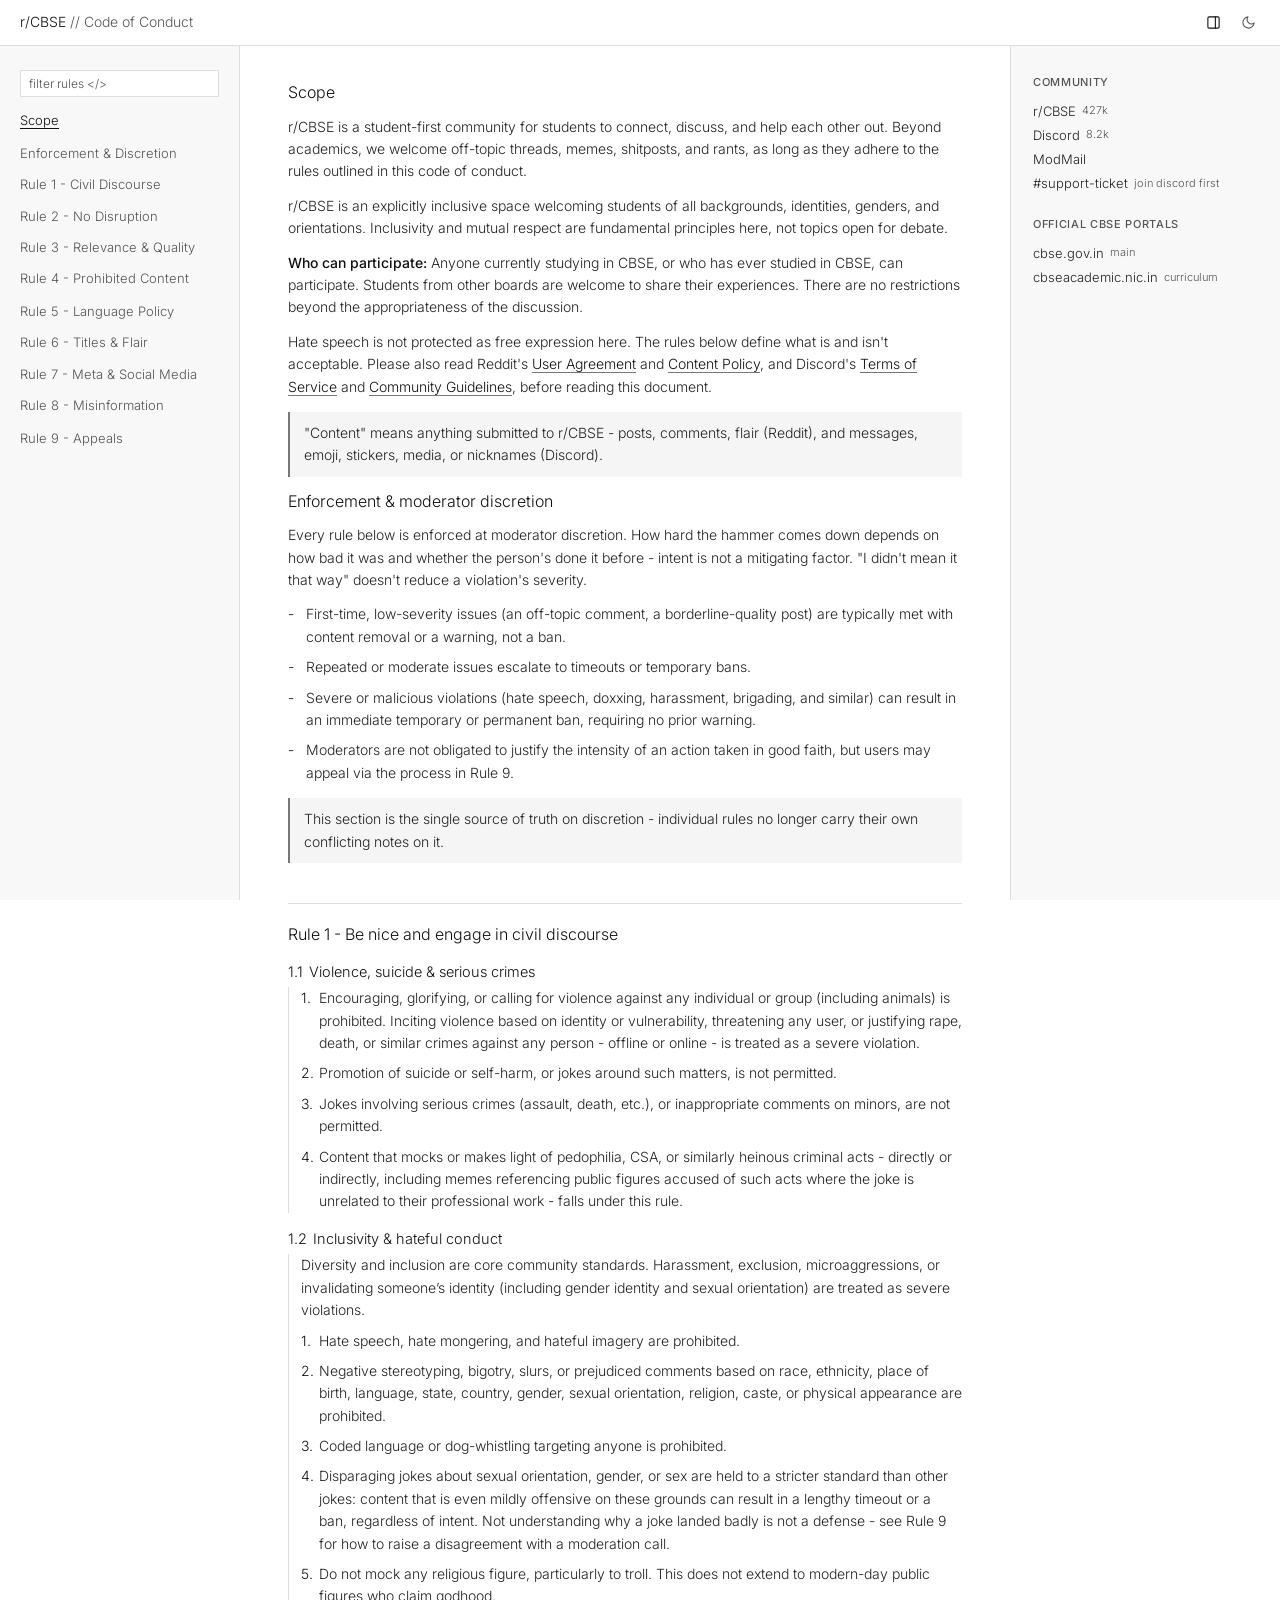
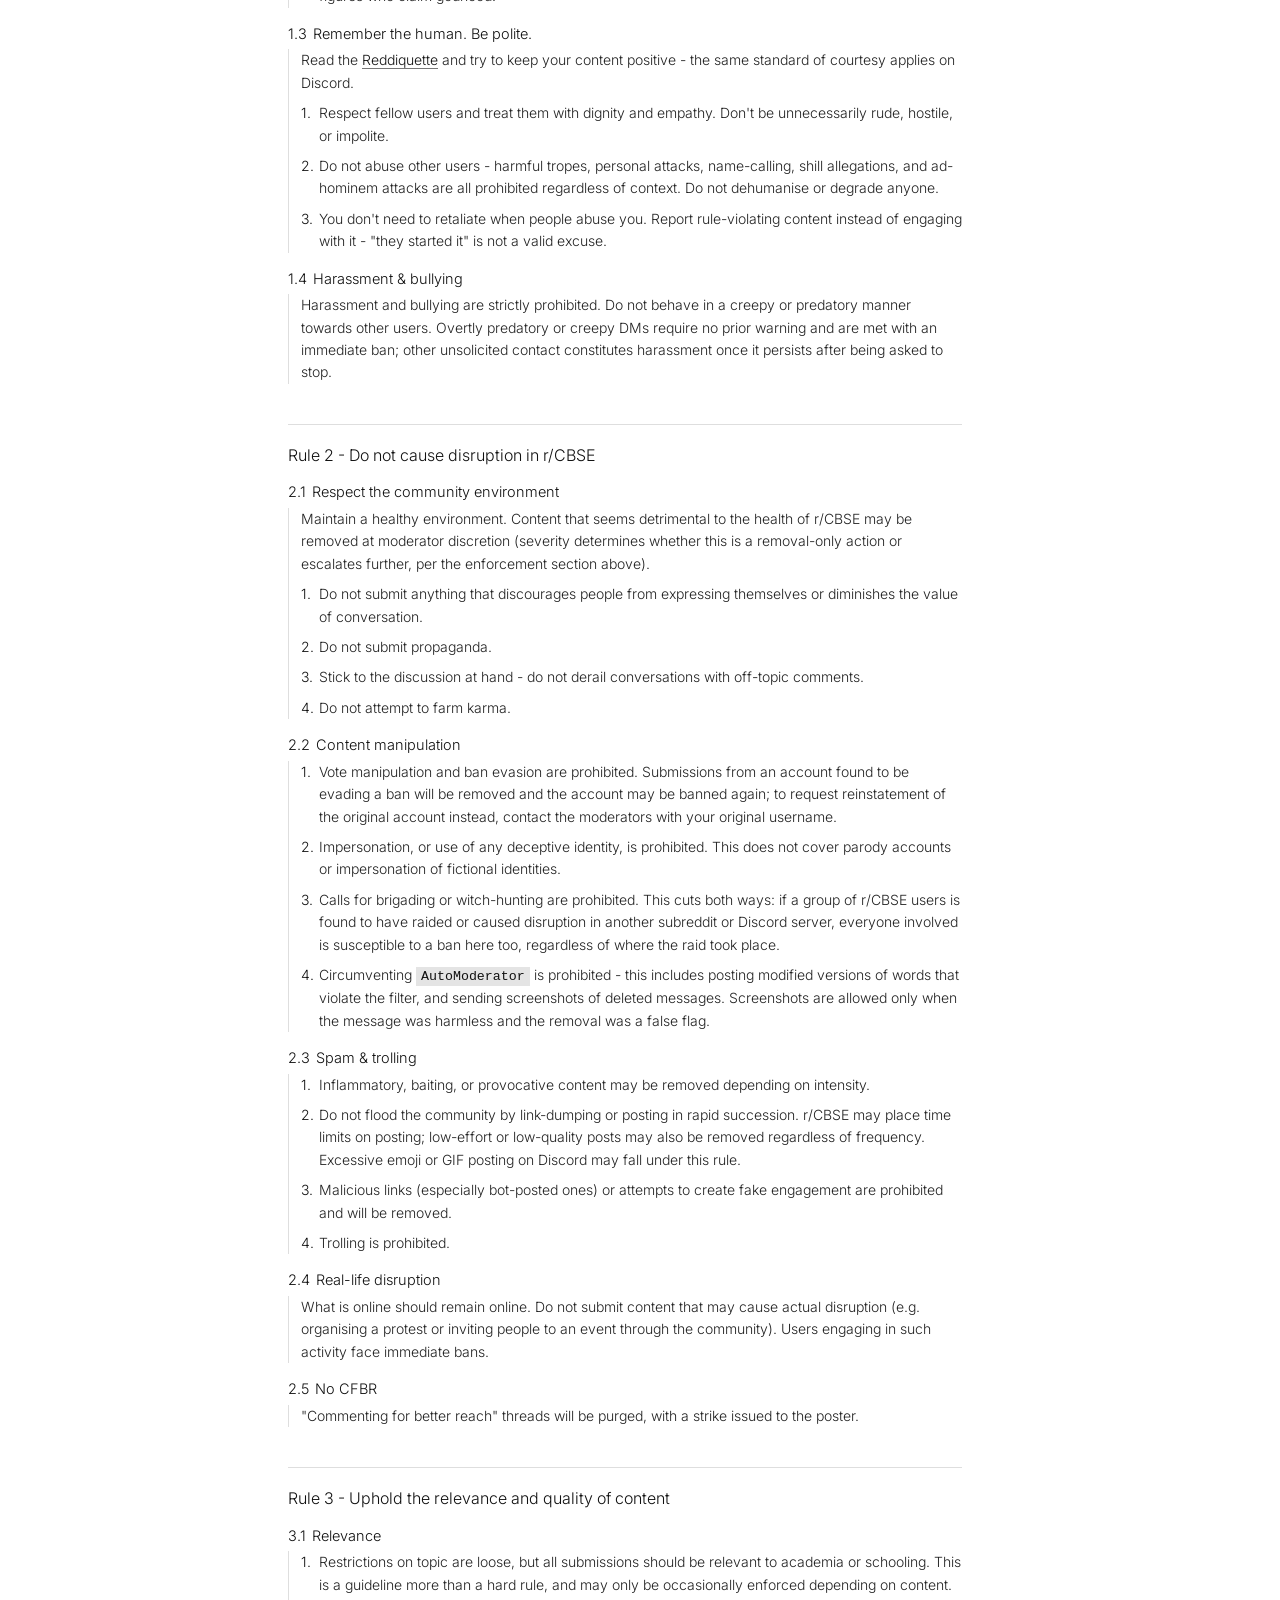
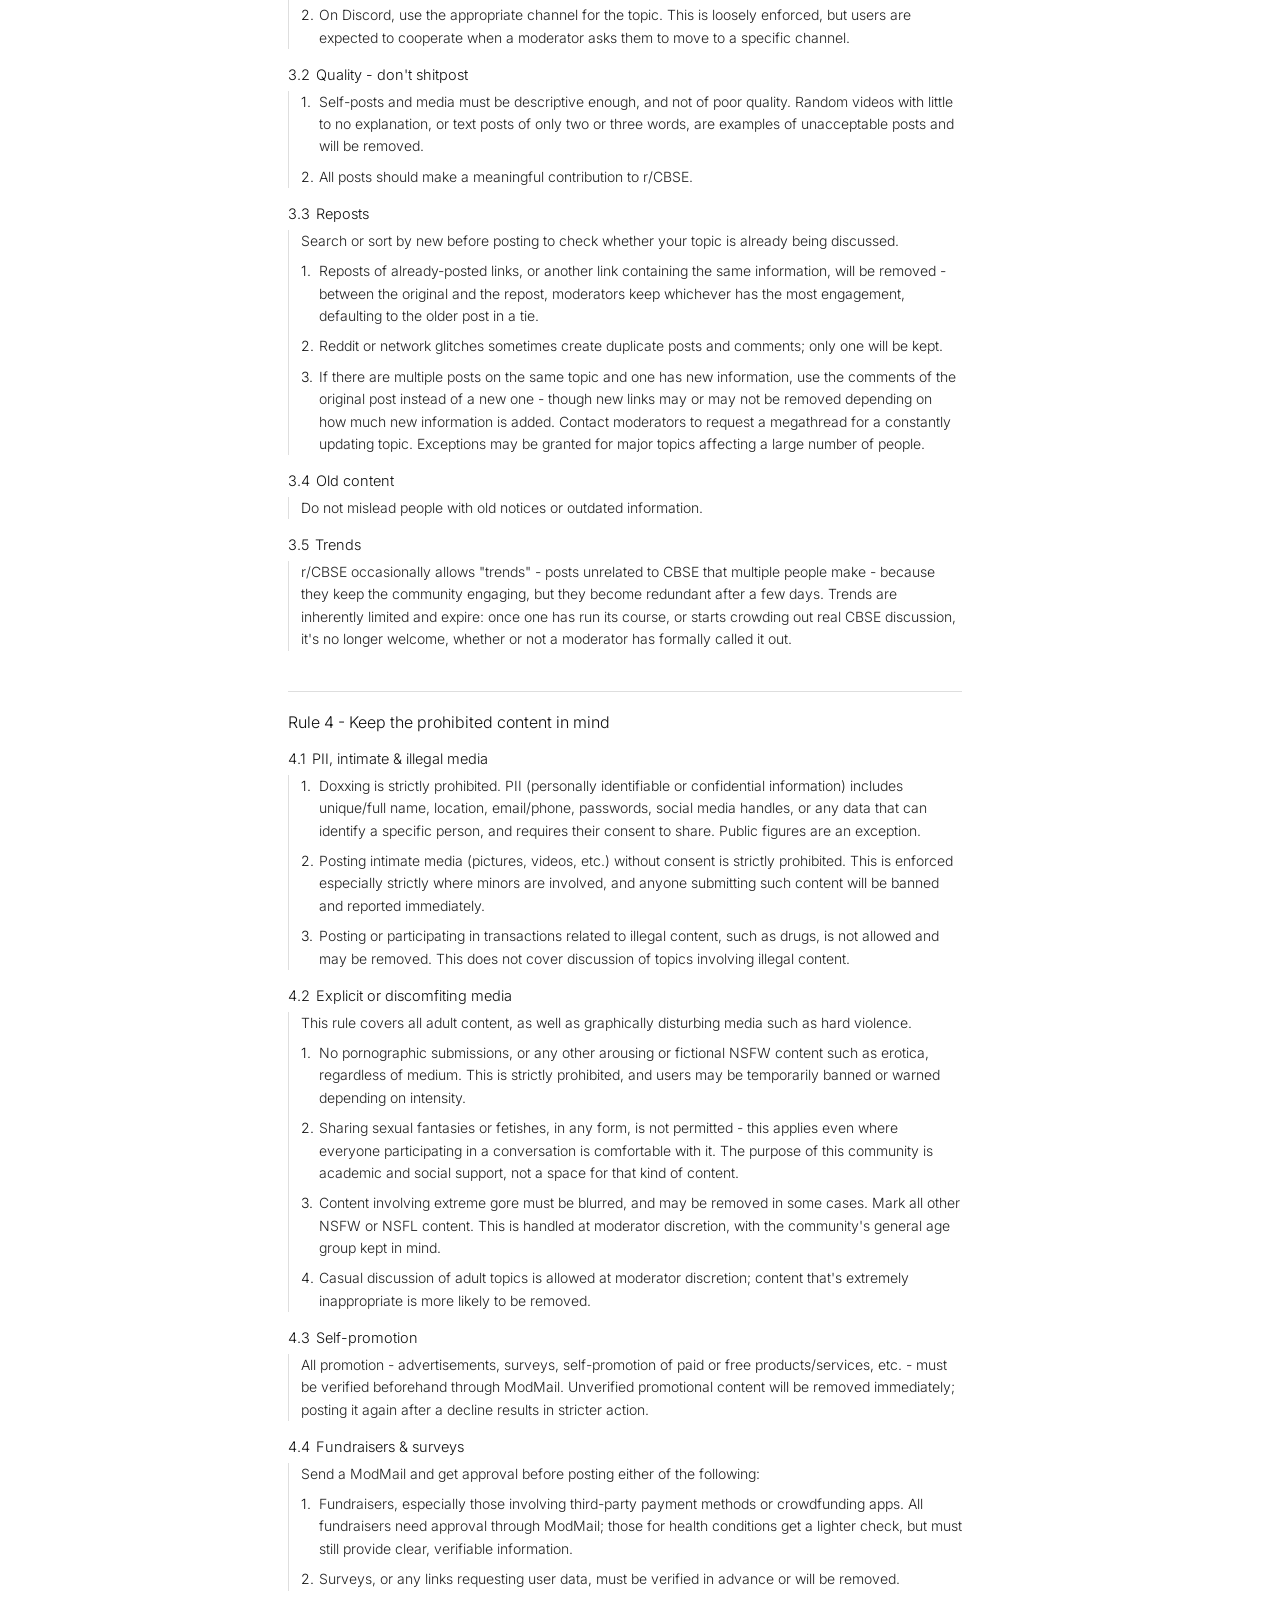
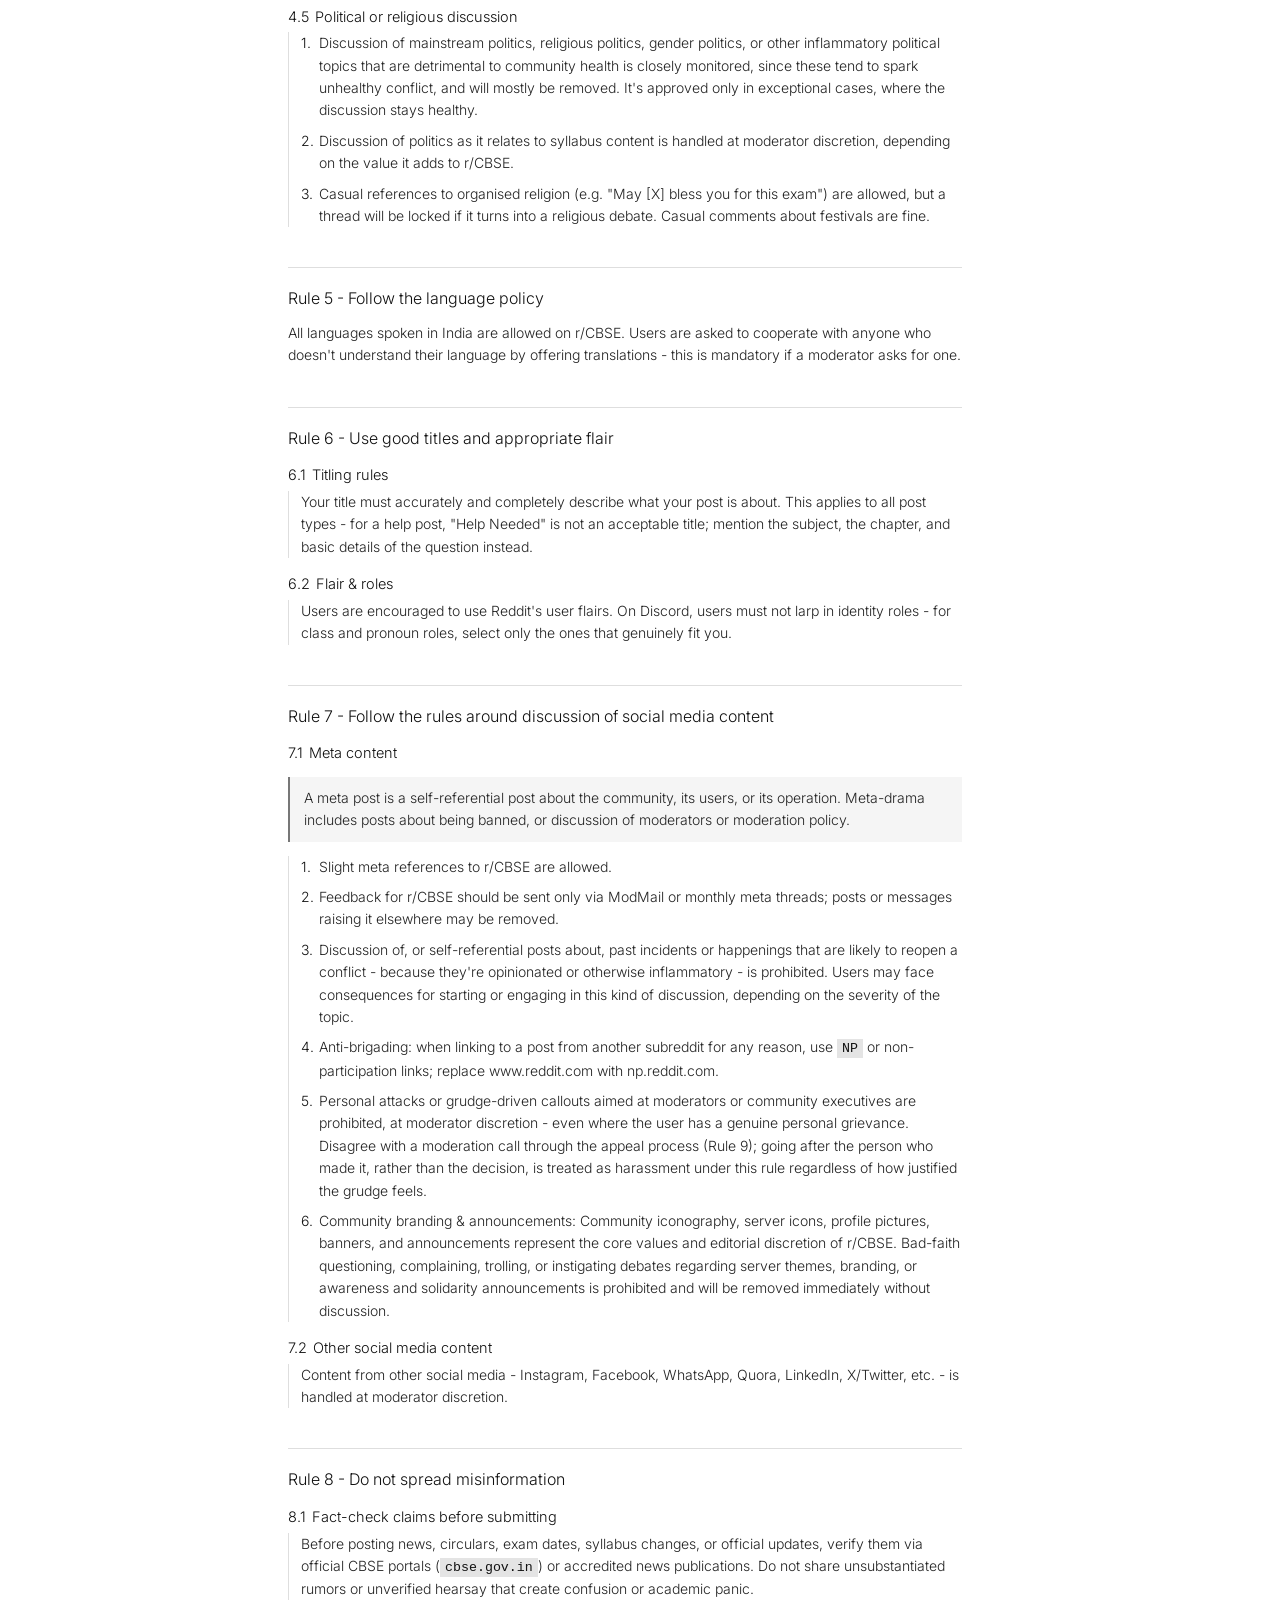
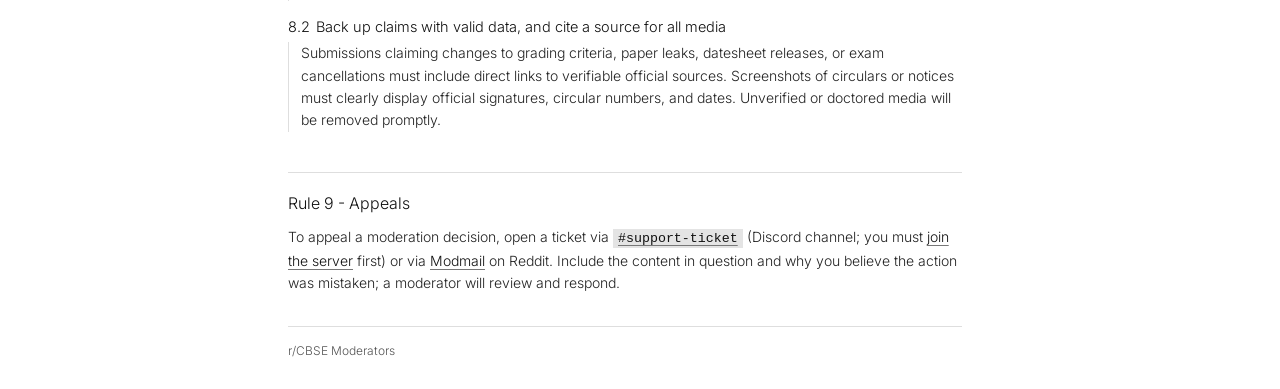
<file: index.html>
<!DOCTYPE html>
<html lang="en">
<head>
  <meta charset="UTF-8">
  <meta name="viewport" content="width=device-width, initial-scale=1.0">
  <title>r/CBSE // CoC</title>
  <meta property="og:title" content="r/CBSE // Code of Conduct">
  <meta property="og:description" content="Community rules and guidelines for r/CBSE.">
  <meta property="og:image" content="assets/discordbanner.png">
  <meta property="og:type" content="website">
  <meta name="twitter:card" content="summary_large_image">
  <meta name="twitter:title" content="r/CBSE // Code of Conduct">
  <meta name="twitter:description" content="Community rules and guidelines for r/CBSE.">
  <meta name="twitter:image" content="assets/discordbanner.png">
  <link rel="icon" type="image/png" href="assets/64x64.png" sizes="64x64">
  <link rel="shortcut icon" type="image/png" href="assets/64x64.png">
  <script>
    (function () {
      try {
        var stored = localStorage.getItem('cbse-theme');
        var systemDark = window.matchMedia && window.matchMedia('(prefers-color-scheme: dark)').matches;
        var theme = stored ? stored : (systemDark ? 'dark' : 'light');
        document.documentElement.setAttribute('data-theme', theme);
      } catch (e) {}
    })();
  </script>
  <link rel="preconnect" href="https://fonts.googleapis.com">
  <link rel="preconnect" href="https://fonts.gstatic.com" crossorigin>
  <link href="https://fonts.googleapis.com/css2?family=Inter:wght@300;400;500&display=swap" rel="stylesheet">
  <link rel="stylesheet" href="style.css">
</head>
<body>
  <header class="nav">
    <div class="nav-title">
      <a href="https://reddit.com/r/CBSE">r/CBSE</a> <span>// Code of Conduct</span>
    </div>

    <div class="nav-actions">
      <button type="button" class="nav-btn" id="asideToggle" aria-label="Toggle community panel">
        <svg viewBox="0 0 24 24" width="15" height="15" stroke="currentColor" stroke-width="1.75" fill="none" stroke-linecap="round" stroke-linejoin="round">
          <rect x="3" y="3" width="18" height="18" rx="2" ry="2"></rect>
          <line x1="15" y1="3" x2="15" y2="21"></line>
        </svg>
      </button>
      <button type="button" class="nav-btn" id="themeToggle" aria-label="Toggle theme">
        <svg viewBox="0 0 24 24" width="15" height="15" stroke="currentColor" stroke-width="1.75" fill="none" stroke-linecap="round" stroke-linejoin="round">
          <circle cx="12" cy="12" r="4"></circle>
          <path d="M12 2v2M12 20v2M4.93 4.93l1.41 1.41M17.66 17.66l1.41 1.41M2 12h2M20 12h2M6.34 17.66l-1.41 1.41M19.07 4.93l-1.41 1.41"></path>
        </svg>
      </button>
      <button type="button" class="nav-link" id="menuLink" aria-expanded="false" aria-controls="sidebar">[menu]</button>
    </div>
  </header>

  <div class="layout">
    <aside class="sidebar" id="sidebar">
      <div class="sidebar-search">
        <input type="search" id="rulesSearch" placeholder="filter rules </>" autocomplete="off" spellcheck="false" aria-label="Filter rules">
      </div>
      <nav id="sidenav" aria-label="Rules index">
        <a href="#scope" class="nav-link">Scope</a>
        <a href="#enforcement" class="nav-link">Enforcement &amp; Discretion</a>

        <details>
          <summary>Rule 1 - Civil Discourse</summary>
          <div class="sub">
            <a href="#rule-1-1">1.1 Violence &amp; serious crimes</a>
            <a href="#rule-1-2">1.2 Inclusivity &amp; hateful conduct</a>
            <a href="#rule-1-3">1.3 Remember the human</a>
            <a href="#rule-1-4">1.4 Harassment &amp; bullying</a>
          </div>
        </details>

        <details>
          <summary>Rule 2 - No Disruption</summary>
          <div class="sub">
            <a href="#rule-2-1">2.1 Community environment</a>
            <a href="#rule-2-2">2.2 Content manipulation</a>
            <a href="#rule-2-3">2.3 Spam &amp; trolling</a>
            <a href="#rule-2-4">2.4 Real-life disruption</a>
            <a href="#rule-2-5">2.5 No CFBR</a>
          </div>
        </details>

        <details>
          <summary>Rule 3 - Relevance &amp; Quality</summary>
          <div class="sub">
            <a href="#rule-3-1">3.1 Relevance</a>
            <a href="#rule-3-2">3.2 Quality</a>
            <a href="#rule-3-3">3.3 Reposts</a>
            <a href="#rule-3-4">3.4 Old content</a>
            <a href="#rule-3-5">3.5 Trends</a>
          </div>
        </details>

        <details>
          <summary>Rule 4 - Prohibited Content</summary>
          <div class="sub">
            <a href="#rule-4-1">4.1 PII &amp; illegal media</a>
            <a href="#rule-4-2">4.2 Explicit media</a>
            <a href="#rule-4-3">4.3 Self-promotion</a>
            <a href="#rule-4-4">4.4 Fundraisers &amp; surveys</a>
            <a href="#rule-4-5">4.5 Political / religious</a>
          </div>
        </details>

        <a href="#rule-5" class="nav-link">Rule 5 - Language Policy</a>

        <details>
          <summary>Rule 6 - Titles &amp; Flair</summary>
          <div class="sub">
            <a href="#rule-6-1">6.1 Titling</a>
            <a href="#rule-6-2">6.2 Flair &amp; roles</a>
          </div>
        </details>

        <details>
          <summary>Rule 7 - Meta &amp; Social Media</summary>
          <div class="sub">
            <a href="#rule-7-1">7.1 Meta content</a>
            <a href="#rule-7-2">7.2 Other social media</a>
          </div>
        </details>

        <details>
          <summary>Rule 8 - Misinformation</summary>
          <div class="sub">
            <a href="#rule-8-1">8.1 Fact-check first</a>
            <a href="#rule-8-2">8.2 Cite your sources</a>
          </div>
        </details>

        <a href="#rule-9" class="nav-link">Rule 9 - Appeals</a>
      </nav>
    </aside>

    <main class="content">
      <section id="scope">
        <h2>Scope</h2>
        <p>r/CBSE is a student-first community for students to connect, discuss, and help each other out. Beyond academics, we welcome off-topic threads, memes, shitposts, and rants, as long as they adhere to the rules outlined in this code of conduct.</p>
        <p>r/CBSE is an explicitly inclusive space welcoming students of all backgrounds, identities, genders, and orientations. Inclusivity and mutual respect are fundamental principles here, not topics open for debate.</p>
        <p><strong>Who can participate:</strong> Anyone currently studying in CBSE, or who has ever studied in CBSE, can participate. Students from other boards are welcome to share their experiences. There are no restrictions beyond the appropriateness of the discussion.</p>
        <p>Hate speech is not protected as free expression here. The rules below define what is and isn't acceptable. Please also read Reddit's <a href="https://www.redditinc.com/policies/user-agreement" target="_blank" rel="noopener noreferrer">User Agreement</a> and <a href="https://www.redditinc.com/policies/content-policy" target="_blank" rel="noopener noreferrer">Content Policy</a>, and Discord's <a href="https://discord.com/terms" target="_blank" rel="noopener noreferrer">Terms of Service</a> and <a href="https://discord.com/guidelines" target="_blank" rel="noopener noreferrer">Community Guidelines</a>, before reading this document.</p>
        <blockquote><p>"Content" means anything submitted to r/CBSE - posts, comments, flair (Reddit), and messages, emoji, stickers, media, or nicknames (Discord).</p></blockquote>
      </section>

      <section id="enforcement">
        <h2>Enforcement &amp; moderator discretion</h2>
        <p>Every rule below is enforced at moderator discretion. How hard the hammer comes down depends on how bad it was and whether the person's done it before - intent is not a mitigating factor. "I didn't mean it that way" doesn't reduce a violation's severity.</p>
        <ul>
          <li>First-time, low-severity issues (an off-topic comment, a borderline-quality post) are typically met with content removal or a warning, not a ban.</li>
          <li>Repeated or moderate issues escalate to timeouts or temporary bans.</li>
          <li>Severe or malicious violations (hate speech, doxxing, harassment, brigading, and similar) can result in an immediate temporary or permanent ban, requiring no prior warning.</li>
          <li>Moderators are not obligated to justify the intensity of an action taken in good faith, but users may appeal via the process in Rule 9.</li>
        </ul>
        <blockquote><p>This section is the single source of truth on discretion - individual rules no longer carry their own conflicting notes on it.</p></blockquote>
      </section>

      <section id="rule-1">
        <h2>Rule 1 - Be nice and engage in civil discourse</h2>

        <article id="rule-1-1">
          <h3><span class="num">1.1</span>Violence, suicide &amp; serious crimes</h3>
          <ol>
            <li>Encouraging, glorifying, or calling for violence against any individual or group (including animals) is prohibited. Inciting violence based on identity or vulnerability, threatening any user, or justifying rape, death, or similar crimes against any person - offline or online - is treated as a severe violation.</li>
            <li>Promotion of suicide or self-harm, or jokes around such matters, is not permitted.</li>
            <li>Jokes involving serious crimes (assault, death, etc.), or inappropriate comments on minors, are not permitted.</li>
            <li>Content that mocks or makes light of pedophilia, CSA, or similarly heinous criminal acts - directly or indirectly, including memes referencing public figures accused of such acts where the joke is unrelated to their professional work - falls under this rule.</li>
          </ol>
        </article>

        <article id="rule-1-2">
          <h3><span class="num">1.2</span>Inclusivity &amp; hateful conduct</h3>
          <p>Diversity and inclusion are core community standards. Harassment, exclusion, microaggressions, or invalidating someone’s identity (including gender identity and sexual orientation) are treated as severe violations.</p>
          <ol>
            <li>Hate speech, hate mongering, and hateful imagery are prohibited.</li>
            <li>Negative stereotyping, bigotry, slurs, or prejudiced comments based on race, ethnicity, place of birth, language, state, country, gender, sexual orientation, religion, caste, or physical appearance are prohibited.</li>
            <li>Coded language or dog-whistling targeting anyone is prohibited.</li>
            <li>Disparaging jokes about sexual orientation, gender, or sex are held to a stricter standard than other jokes: content that is even mildly offensive on these grounds can result in a lengthy timeout or a ban, regardless of intent. Not understanding why a joke landed badly is not a defense - see Rule 9 for how to raise a disagreement with a moderation call.</li>
            <li>Do not mock any religious figure, particularly to troll. This does not extend to modern-day public figures who claim godhood.</li>
          </ol>
        </article>

        <article id="rule-1-3">
          <h3><span class="num">1.3</span>Remember the human. Be polite.</h3>
          <p>Read the <a href="https://support.reddithelp.com/hc/en-us/articles/205926439" target="_blank" rel="noopener noreferrer">Reddiquette</a> and try to keep your content positive - the same standard of courtesy applies on Discord.</p>
          <ol>
            <li>Respect fellow users and treat them with dignity and empathy. Don't be unnecessarily rude, hostile, or impolite.</li>
            <li>Do not abuse other users - harmful tropes, personal attacks, name-calling, shill allegations, and ad-hominem attacks are all prohibited regardless of context. Do not dehumanise or degrade anyone.</li>
            <li>You don't need to retaliate when people abuse you. Report rule-violating content instead of engaging with it - "they started it" is not a valid excuse.</li>
          </ol>
        </article>

        <article id="rule-1-4">
          <h3><span class="num">1.4</span>Harassment &amp; bullying</h3>
          <p>Harassment and bullying are strictly prohibited. Do not behave in a creepy or predatory manner towards other users. Overtly predatory or creepy DMs require no prior warning and are met with an immediate ban; other unsolicited contact constitutes harassment once it persists after being asked to stop.</p>
        </article>
      </section>

      <section id="rule-2">
        <h2>Rule 2 - Do not cause disruption in r/CBSE</h2>

        <article id="rule-2-1">
          <h3><span class="num">2.1</span>Respect the community environment</h3>
          <p>Maintain a healthy environment. Content that seems detrimental to the health of r/CBSE may be removed at moderator discretion (severity determines whether this is a removal-only action or escalates further, per the enforcement section above).</p>
          <ol>
            <li>Do not submit anything that discourages people from expressing themselves or diminishes the value of conversation.</li>
            <li>Do not submit propaganda.</li>
            <li>Stick to the discussion at hand - do not derail conversations with off-topic comments.</li>
            <li>Do not attempt to farm karma.</li>
          </ol>
        </article>

        <article id="rule-2-2">
          <h3><span class="num">2.2</span>Content manipulation</h3>
          <ol>
            <li>Vote manipulation and ban evasion are prohibited. Submissions from an account found to be evading a ban will be removed and the account may be banned again; to request reinstatement of the original account instead, contact the moderators with your original username.</li>
            <li>Impersonation, or use of any deceptive identity, is prohibited. This does not cover parody accounts or impersonation of fictional identities.</li>
            <li>Calls for brigading or witch-hunting are prohibited. This cuts both ways: if a group of r/CBSE users is found to have raided or caused disruption in another subreddit or Discord server, everyone involved is susceptible to a ban here too, regardless of where the raid took place.</li>
            <li>Circumventing <code>AutoModerator</code> is prohibited - this includes posting modified versions of words that violate the filter, and sending screenshots of deleted messages. Screenshots are allowed only when the message was harmless and the removal was a false flag.</li>
          </ol>
        </article>

        <article id="rule-2-3">
          <h3><span class="num">2.3</span>Spam &amp; trolling</h3>
          <ol>
            <li>Inflammatory, baiting, or provocative content may be removed depending on intensity.</li>
            <li>Do not flood the community by link-dumping or posting in rapid succession. r/CBSE may place time limits on posting; low-effort or low-quality posts may also be removed regardless of frequency. Excessive emoji or GIF posting on Discord may fall under this rule.</li>
            <li>Malicious links (especially bot-posted ones) or attempts to create fake engagement are prohibited and will be removed.</li>
            <li>Trolling is prohibited.</li>
          </ol>
        </article>

        <article id="rule-2-4">
          <h3><span class="num">2.4</span>Real-life disruption</h3>
          <p>What is online should remain online. Do not submit content that may cause actual disruption (e.g. organising a protest or inviting people to an event through the community). Users engaging in such activity face immediate bans.</p>
        </article>

        <article id="rule-2-5">
          <h3><span class="num">2.5</span>No CFBR</h3>
          <p>"Commenting for better reach" threads will be purged, with a strike issued to the poster.</p>
        </article>
      </section>

      <section id="rule-3">
        <h2>Rule 3 - Uphold the relevance and quality of content</h2>

        <article id="rule-3-1">
          <h3><span class="num">3.1</span>Relevance</h3>
          <ol>
            <li>Restrictions on topic are loose, but all submissions should be relevant to academia or schooling. This is a guideline more than a hard rule, and may only be occasionally enforced depending on content.</li>
            <li>On Discord, use the appropriate channel for the topic. This is loosely enforced, but users are expected to cooperate when a moderator asks them to move to a specific channel.</li>
          </ol>
        </article>

        <article id="rule-3-2">
          <h3><span class="num">3.2</span>Quality - don't shitpost</h3>
          <ol>
            <li>Self-posts and media must be descriptive enough, and not of poor quality. Random videos with little to no explanation, or text posts of only two or three words, are examples of unacceptable posts and will be removed.</li>
            <li>All posts should make a meaningful contribution to r/CBSE.</li>
          </ol>
        </article>

        <article id="rule-3-3">
          <h3><span class="num">3.3</span>Reposts</h3>
          <p>Search or sort by new before posting to check whether your topic is already being discussed.</p>
          <ol>
            <li>Reposts of already-posted links, or another link containing the same information, will be removed - between the original and the repost, moderators keep whichever has the most engagement, defaulting to the older post in a tie.</li>
            <li>Reddit or network glitches sometimes create duplicate posts and comments; only one will be kept.</li>
            <li>If there are multiple posts on the same topic and one has new information, use the comments of the original post instead of a new one - though new links may or may not be removed depending on how much new information is added. Contact moderators to request a megathread for a constantly updating topic. Exceptions may be granted for major topics affecting a large number of people.</li>
          </ol>
        </article>

        <article id="rule-3-4">
          <h3><span class="num">3.4</span>Old content</h3>
          <p>Do not mislead people with old notices or outdated information.</p>
        </article>

        <article id="rule-3-5">
          <h3><span class="num">3.5</span>Trends</h3>
          <p>r/CBSE occasionally allows "trends" - posts unrelated to CBSE that multiple people make - because they keep the community engaging, but they become redundant after a few days. Trends are inherently limited and expire: once one has run its course, or starts crowding out real CBSE discussion, it's no longer welcome, whether or not a moderator has formally called it out.</p>
        </article>
      </section>

      <section id="rule-4">
        <h2>Rule 4 - Keep the prohibited content in mind</h2>

        <article id="rule-4-1">
          <h3><span class="num">4.1</span>PII, intimate &amp; illegal media</h3>
          <ol>
            <li>Doxxing is strictly prohibited. PII (personally identifiable or confidential information) includes unique/full name, location, email/phone, passwords, social media handles, or any data that can identify a specific person, and requires their consent to share. Public figures are an exception.</li>
            <li>Posting intimate media (pictures, videos, etc.) without consent is strictly prohibited. This is enforced especially strictly where minors are involved, and anyone submitting such content will be banned and reported immediately.</li>
            <li>Posting or participating in transactions related to illegal content, such as drugs, is not allowed and may be removed. This does not cover discussion of topics involving illegal content.</li>
          </ol>
        </article>

        <article id="rule-4-2">
          <h3><span class="num">4.2</span>Explicit or discomfiting media</h3>
          <p>This rule covers all adult content, as well as graphically disturbing media such as hard violence.</p>
          <ol>
            <li>No pornographic submissions, or any other arousing or fictional NSFW content such as erotica, regardless of medium. This is strictly prohibited, and users may be temporarily banned or warned depending on intensity.</li>
            <li>Sharing sexual fantasies or fetishes, in any form, is not permitted - this applies even where everyone participating in a conversation is comfortable with it. The purpose of this community is academic and social support, not a space for that kind of content.</li>
            <li>Content involving extreme gore must be blurred, and may be removed in some cases. Mark all other NSFW or NSFL content. This is handled at moderator discretion, with the community's general age group kept in mind.</li>
            <li>Casual discussion of adult topics is allowed at moderator discretion; content that's extremely inappropriate is more likely to be removed.</li>
          </ol>
        </article>

        <article id="rule-4-3">
          <h3><span class="num">4.3</span>Self-promotion</h3>
          <p>All promotion - advertisements, surveys, self-promotion of paid or free products/services, etc. - must be verified beforehand through ModMail. Unverified promotional content will be removed immediately; posting it again after a decline results in stricter action.</p>
        </article>

        <article id="rule-4-4">
          <h3><span class="num">4.4</span>Fundraisers &amp; surveys</h3>
          <p>Send a ModMail and get approval before posting either of the following:</p>
          <ol>
            <li>Fundraisers, especially those involving third-party payment methods or crowdfunding apps. All fundraisers need approval through ModMail; those for health conditions get a lighter check, but must still provide clear, verifiable information.</li>
            <li>Surveys, or any links requesting user data, must be verified in advance or will be removed.</li>
          </ol>
        </article>

        <article id="rule-4-5">
          <h3><span class="num">4.5</span>Political or religious discussion</h3>
          <ol>
            <li>Discussion of mainstream politics, religious politics, gender politics, or other inflammatory political topics that are detrimental to community health is closely monitored, since these tend to spark unhealthy conflict, and will mostly be removed. It's approved only in exceptional cases, where the discussion stays healthy.</li>
            <li>Discussion of politics as it relates to syllabus content is handled at moderator discretion, depending on the value it adds to r/CBSE.</li>
            <li>Casual references to organised religion (e.g. "May [X] bless you for this exam") are allowed, but a thread will be locked if it turns into a religious debate. Casual comments about festivals are fine.</li>
          </ol>
        </article>
      </section>

      <section id="rule-5">
        <h2>Rule 5 - Follow the language policy</h2>
        <p>All languages spoken in India are allowed on r/CBSE. Users are asked to cooperate with anyone who doesn't understand their language by offering translations - this is mandatory if a moderator asks for one.</p>
      </section>

      <section id="rule-6">
        <h2>Rule 6 - Use good titles and appropriate flair</h2>

        <article id="rule-6-1">
          <h3><span class="num">6.1</span>Titling rules</h3>
          <p>Your title must accurately and completely describe what your post is about. This applies to all post types - for a help post, "Help Needed" is not an acceptable title; mention the subject, the chapter, and basic details of the question instead.</p>
        </article>

        <article id="rule-6-2">
          <h3><span class="num">6.2</span>Flair &amp; roles</h3>
          <p>Users are encouraged to use Reddit's user flairs. On Discord, users must not larp in identity roles - for class and pronoun roles, select only the ones that genuinely fit you.</p>
        </article>
      </section>

      <section id="rule-7">
        <h2>Rule 7 - Follow the rules around discussion of social media content</h2>

        <article id="rule-7-1">
          <h3><span class="num">7.1</span>Meta content</h3>
          <blockquote><p>A meta post is a self-referential post about the community, its users, or its operation. Meta-drama includes posts about being banned, or discussion of moderators or moderation policy.</p></blockquote>
          <ol>
            <li>Slight meta references to r/CBSE are allowed.</li>
            <li>Feedback for r/CBSE should be sent only via ModMail or monthly meta threads; posts or messages raising it elsewhere may be removed.</li>
            <li>Discussion of, or self-referential posts about, past incidents or happenings that are likely to reopen a conflict - because they're opinionated or otherwise inflammatory - is prohibited. Users may face consequences for starting or engaging in this kind of discussion, depending on the severity of the topic.</li>
            <li>Anti-brigading: when linking to a post from another subreddit for any reason, use <code>NP</code> or non-participation links; replace www.reddit.com with np.reddit.com.</li>
            <li>Personal attacks or grudge-driven callouts aimed at moderators or community executives are prohibited, at moderator discretion - even where the user has a genuine personal grievance. Disagree with a moderation call through the appeal process (Rule 9); going after the person who made it, rather than the decision, is treated as harassment under this rule regardless of how justified the grudge feels.</li>
            <li>Community branding &amp; announcements: Community iconography, server icons, profile pictures, banners, and announcements represent the core values and editorial discretion of r/CBSE. Bad-faith questioning, complaining, trolling, or instigating debates regarding server themes, branding, or awareness and solidarity announcements is prohibited and will be removed immediately without discussion.</li>
          </ol>
        </article>

        <article id="rule-7-2">
          <h3><span class="num">7.2</span>Other social media content</h3>
          <p>Content from other social media - Instagram, Facebook, WhatsApp, Quora, LinkedIn, X/Twitter, etc. - is handled at moderator discretion.</p>
        </article>
      </section>

      <section id="rule-8">
        <h2>Rule 8 - Do not spread misinformation</h2>

        <article id="rule-8-1">
          <h3><span class="num">8.1</span>Fact-check claims before submitting</h3>
          <p>Before posting news, circulars, exam dates, syllabus changes, or official updates, verify them via official CBSE portals (<code>cbse.gov.in</code>) or accredited news publications. Do not share unsubstantiated rumors or unverified hearsay that create confusion or academic panic.</p>
        </article>

        <article id="rule-8-2">
          <h3><span class="num">8.2</span>Back up claims with valid data, and cite a source for all media</h3>
          <p>Submissions claiming changes to grading criteria, paper leaks, datesheet releases, or exam cancellations must include direct links to verifiable official sources. Screenshots of circulars or notices must clearly display official signatures, circular numbers, and dates. Unverified or doctored media will be removed promptly.</p>
        </article>
      </section>

      <section id="rule-9">
        <h2>Rule 9 - Appeals</h2>
        <p>To appeal a moderation decision, open a ticket via <a href="https://discord.com/channels/1123120163991060691/1170782600831442985" target="_blank" rel="noopener noreferrer"><code>#support-ticket</code></a> (Discord channel; you must <a href="https://discord.gg/zkphtqqSdG" target="_blank" rel="noopener noreferrer">join the server</a> first) or via <a href="https://www.reddit.com/message/compose?to=r/CBSE" target="_blank" rel="noopener noreferrer">Modmail</a> on Reddit. Include the content in question and why you believe the action was mistaken; a moderator will review and respond.</p>
      </section>

      <footer class="content-foot">
        r/CBSE Moderators
      </footer>
    </main>

    <aside class="aside" id="aside">
      <div class="aside-sec">
        <p class="aside-title">Community</p>
        <a href="https://reddit.com/r/CBSE" target="_blank" rel="noopener noreferrer">r/CBSE <span id="redditStat">427k</span></a>
        <a href="https://discord.gg/zkphtqqSdG" target="_blank" rel="noopener noreferrer">Discord <span id="discordStat">8.2k</span></a>
        <a href="https://www.reddit.com/message/compose?to=r/CBSE" target="_blank" rel="noopener noreferrer">ModMail</a>
        <a href="https://discord.com/channels/1123120163991060691/1170782600831442985" target="_blank" rel="noopener noreferrer">#support-ticket <span>join discord first</span></a>
      </div>

      <div class="aside-sec">
        <p class="aside-title">Official CBSE Portals</p>
        <a href="https://cbse.gov.in" target="_blank" rel="noopener noreferrer">cbse.gov.in <span>main</span></a>
        <a href="https://cbseacademic.nic.in" target="_blank" rel="noopener noreferrer">cbseacademic.nic.in <span>curriculum</span></a>
      </div>
    </aside>
  </div>

  <script src="script.js" defer></script>
</body>
</html>
</file>
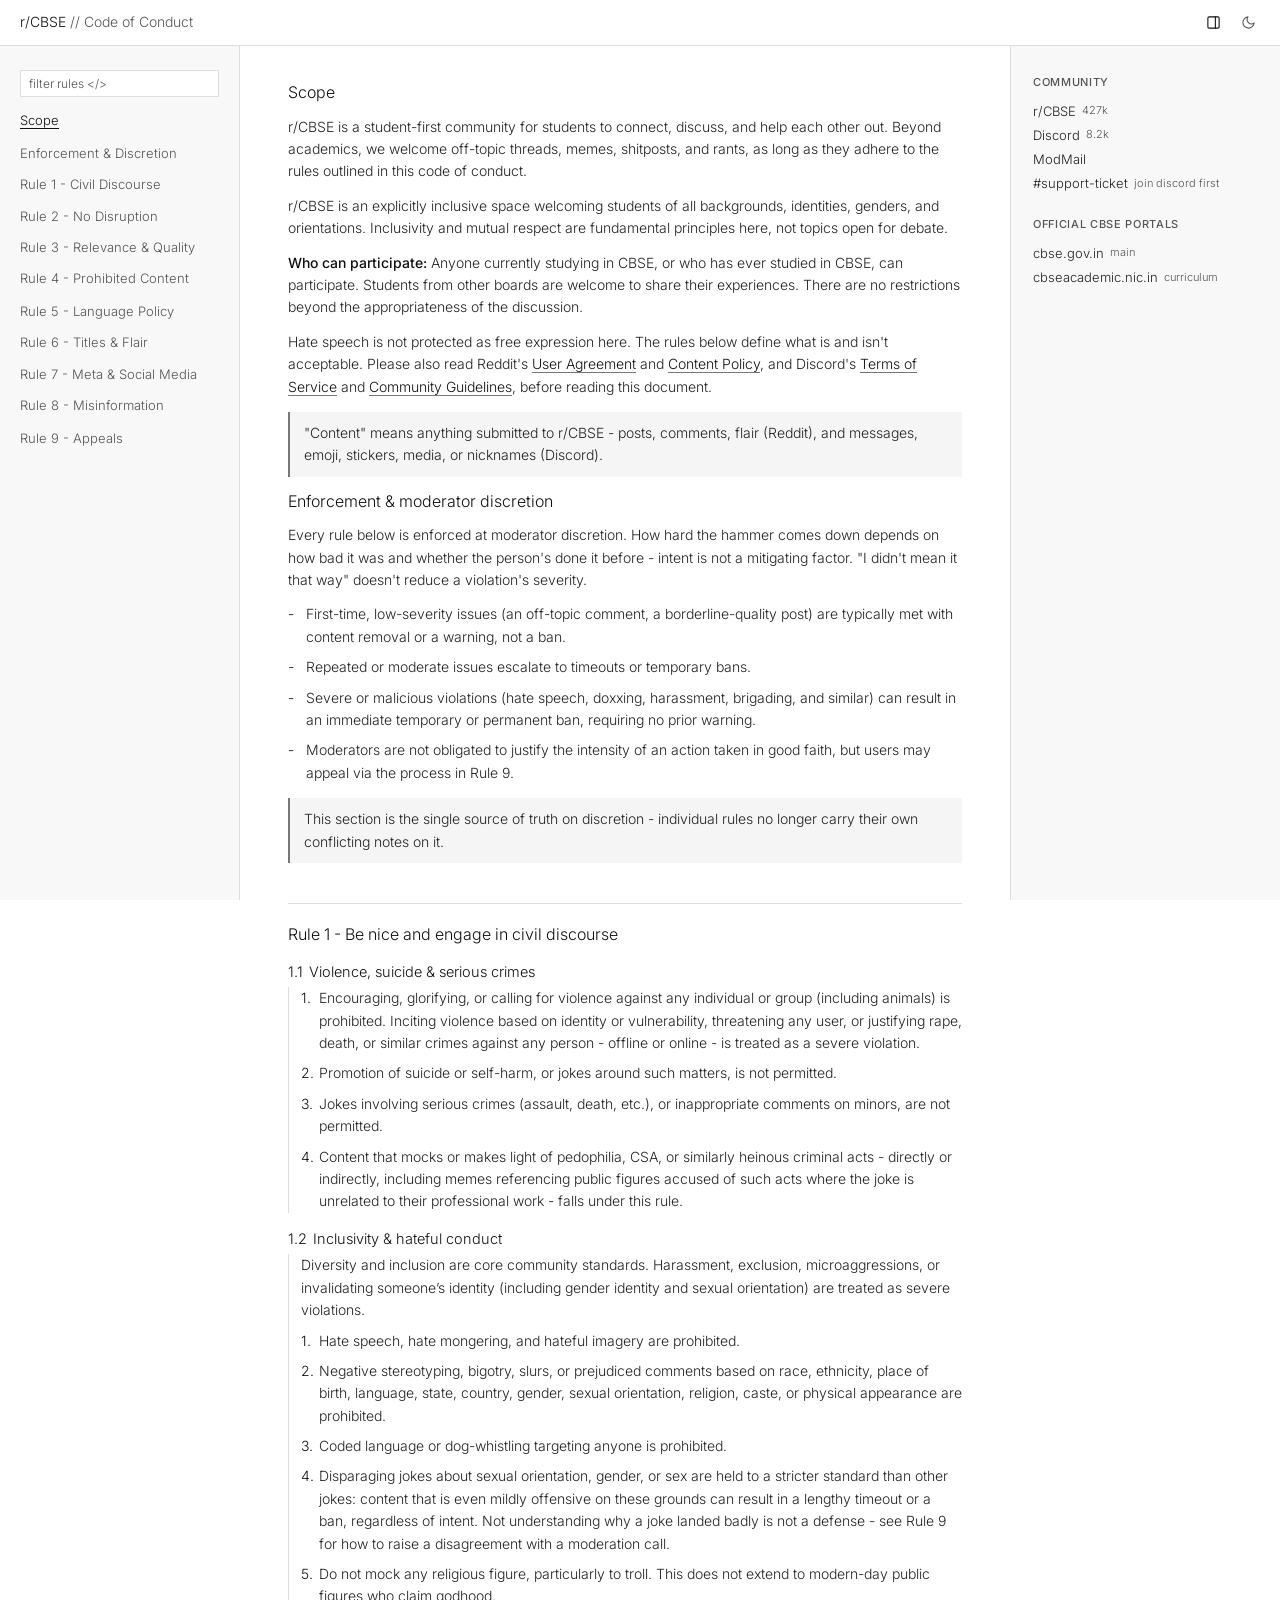
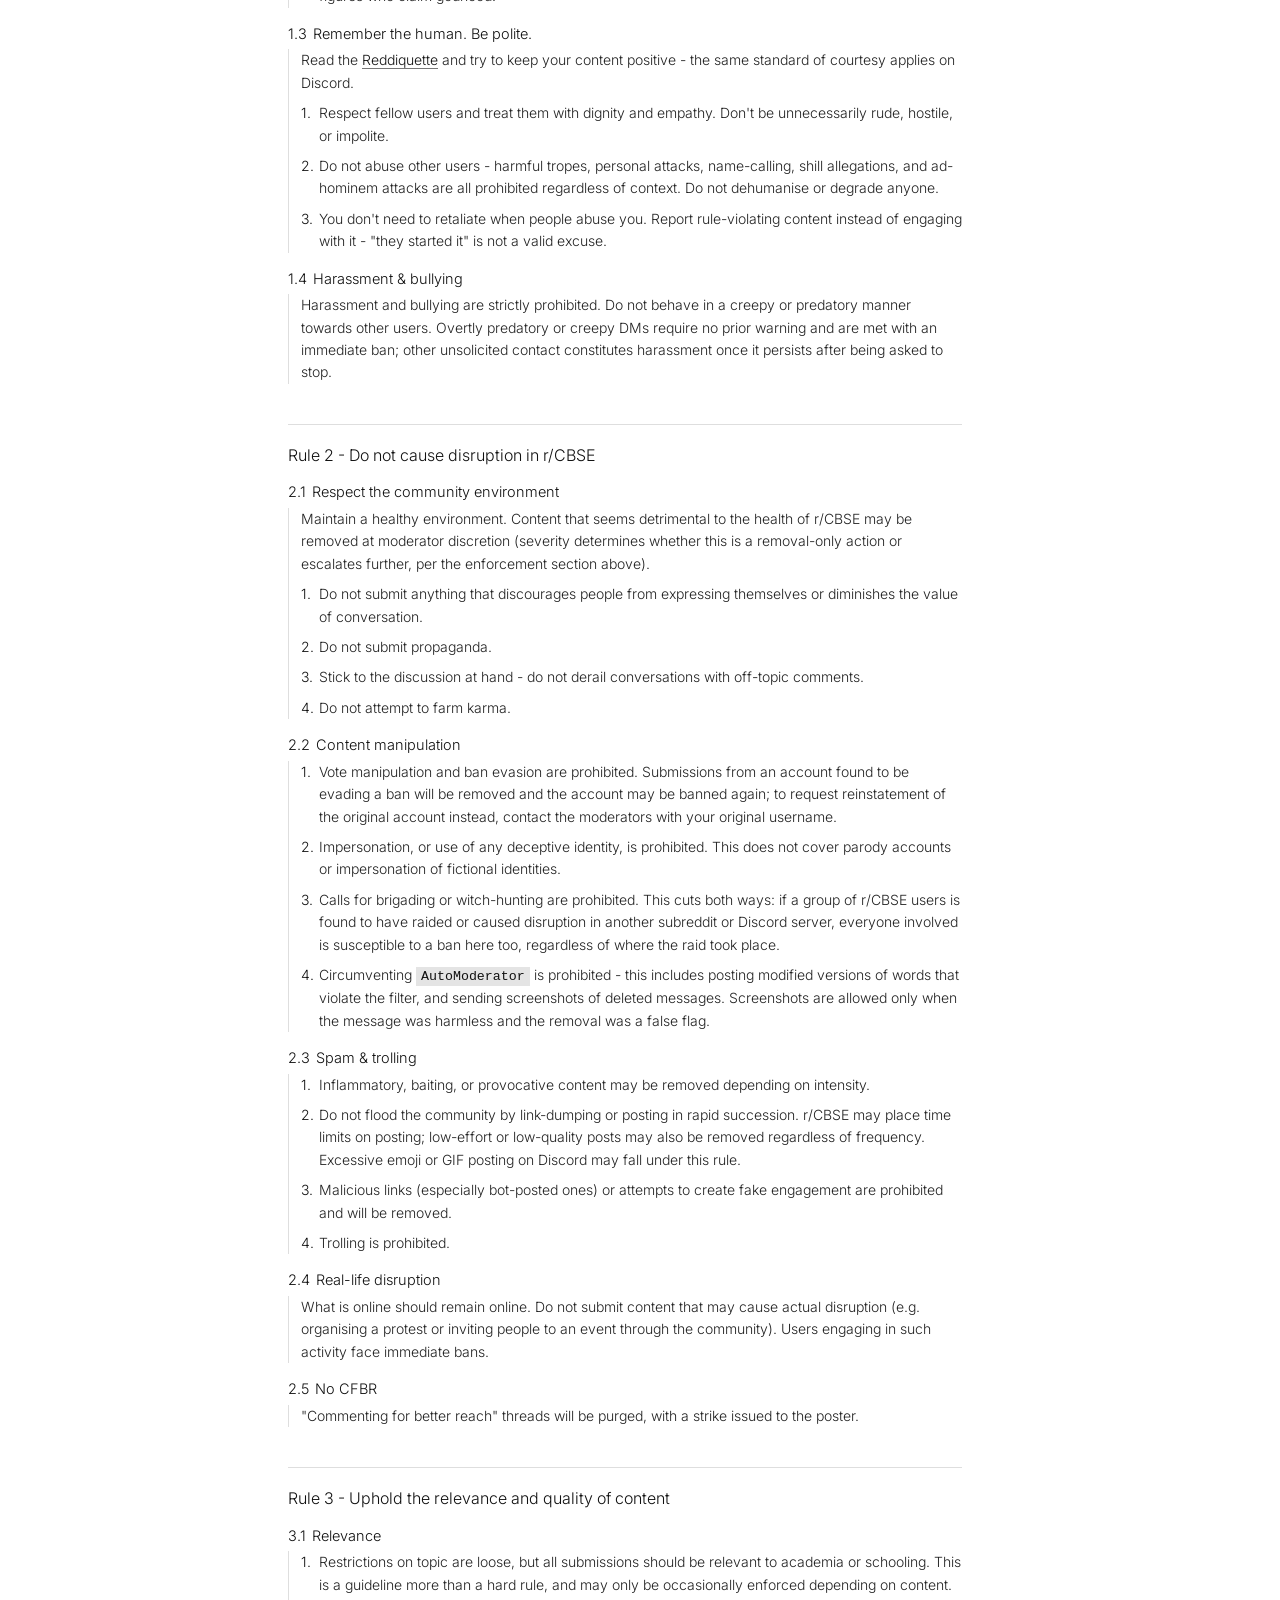
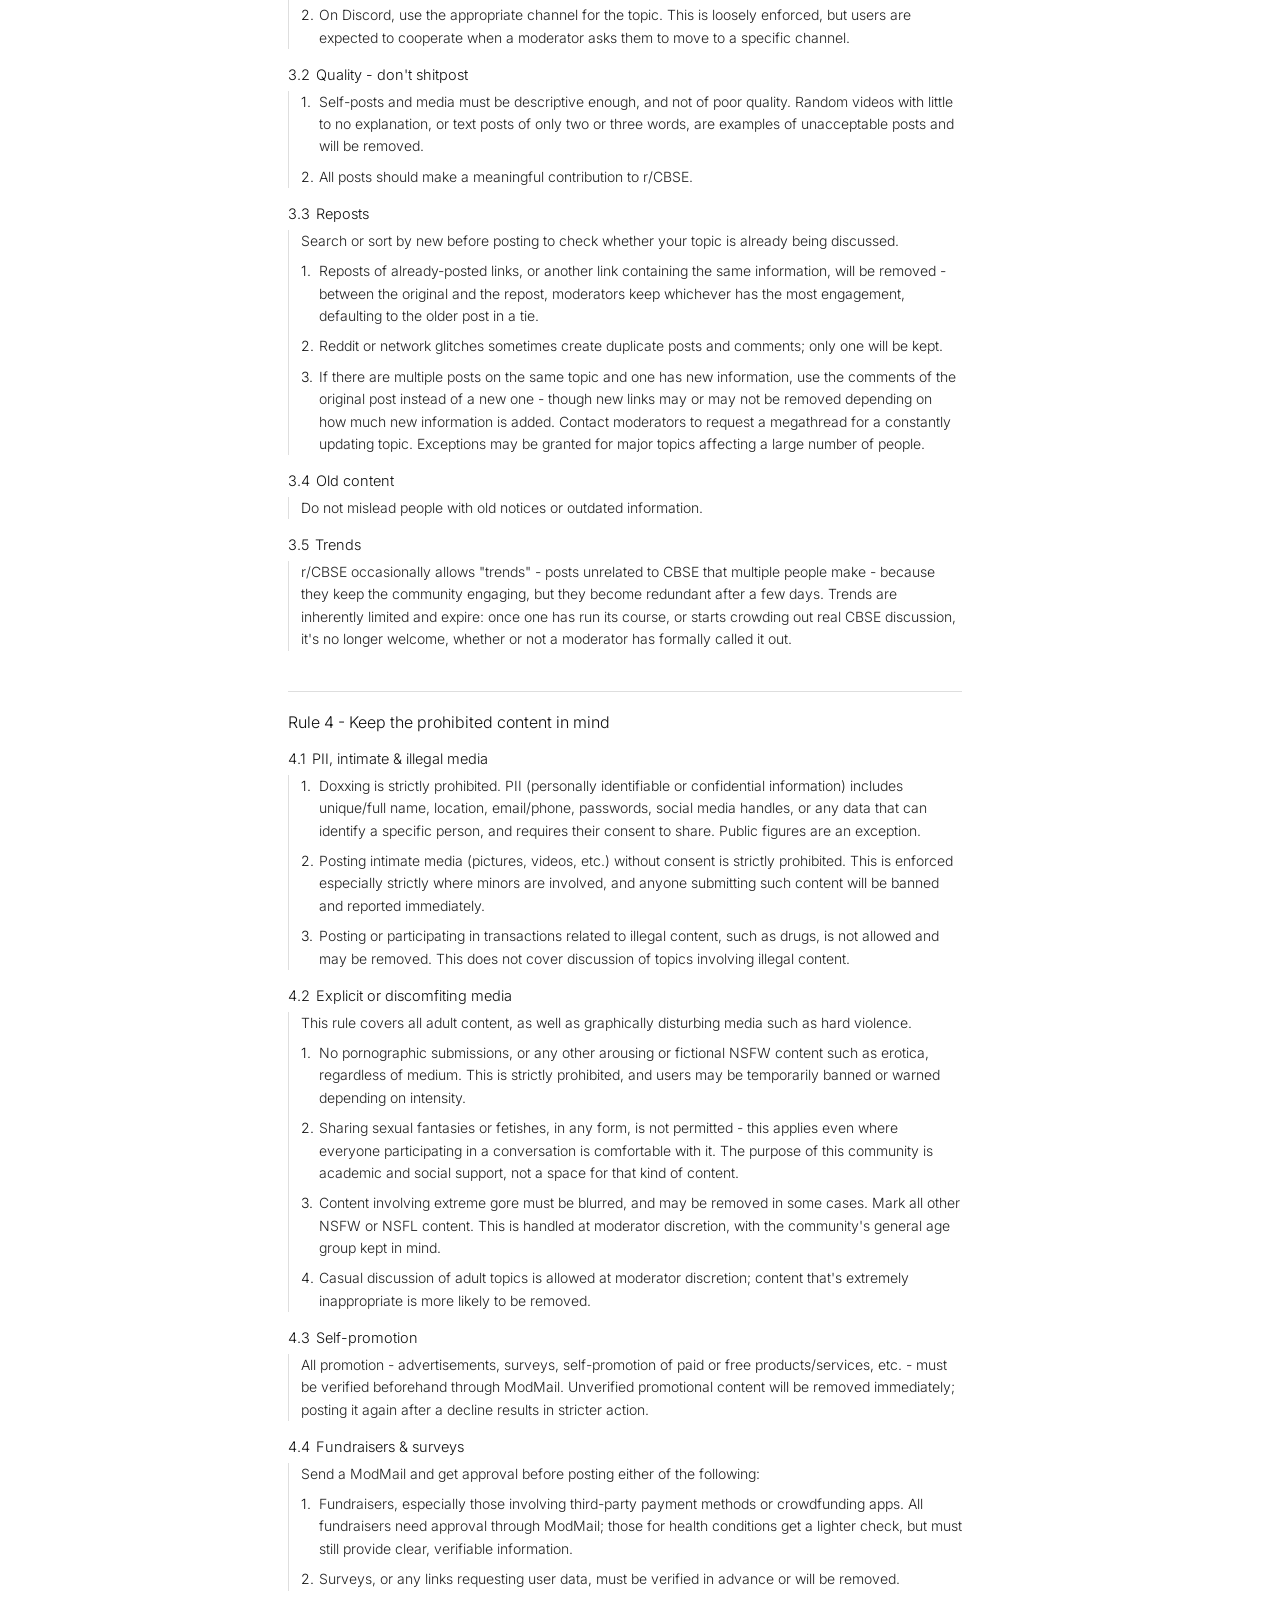
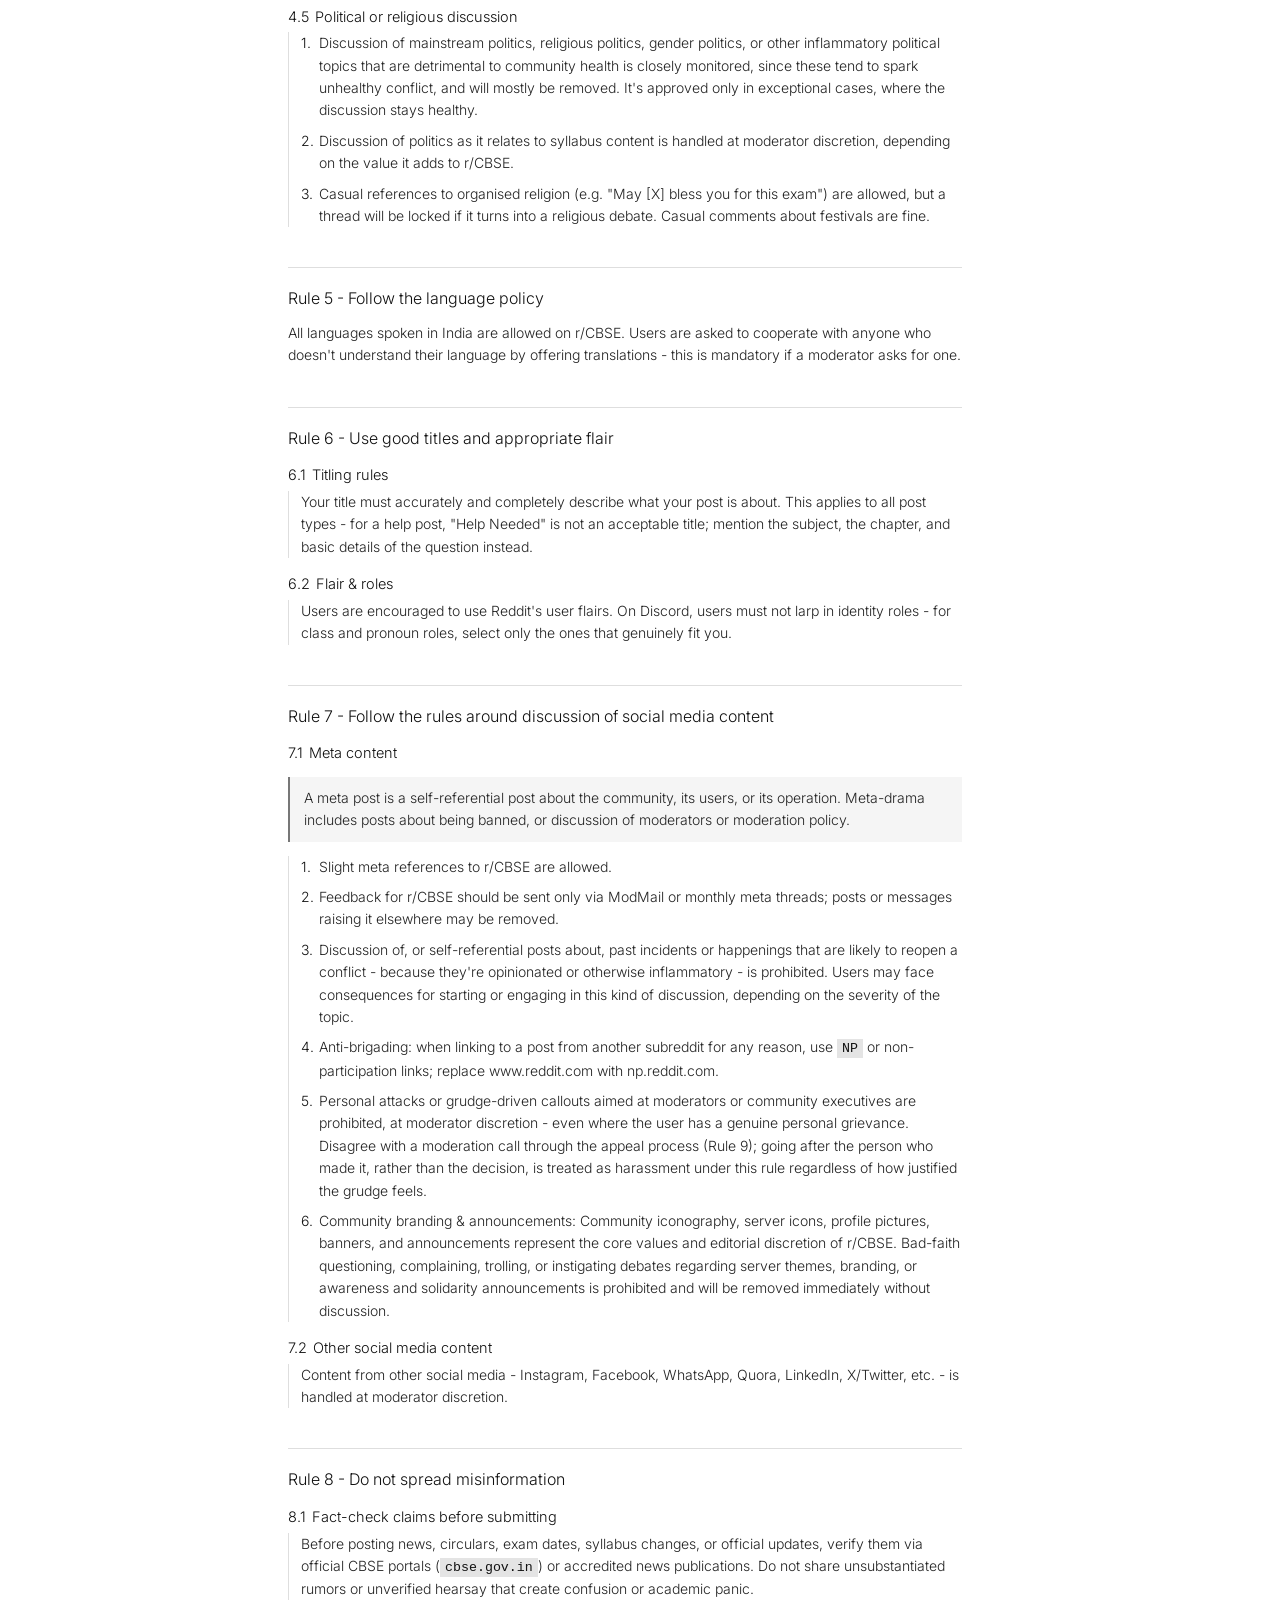
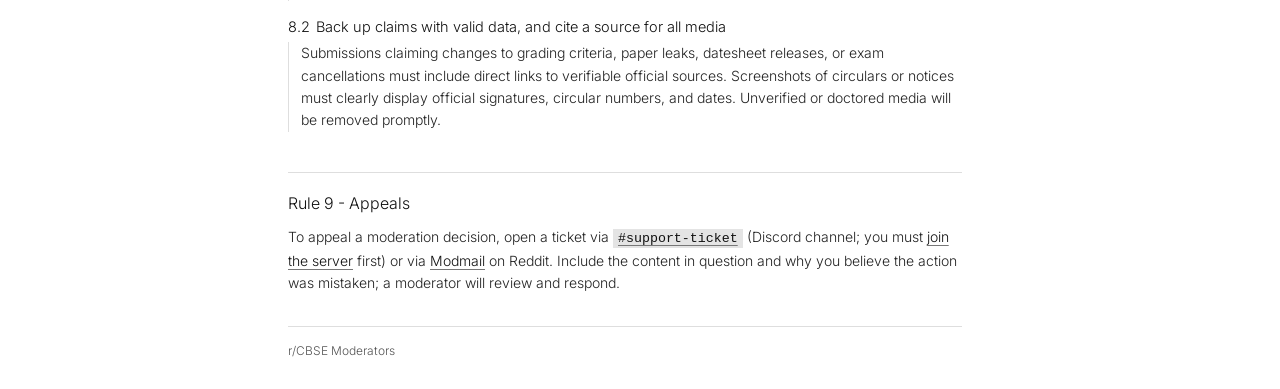
<file: coc/index.html>
<!DOCTYPE html>
<html lang="en">
<head>
  <meta charset="UTF-8">
  <meta name="viewport" content="width=device-width, initial-scale=1.0">
  <title>r/CBSE // CoC</title>
  <meta property="og:title" content="r/CBSE // Code of Conduct">
  <meta property="og:description" content="community rules and guidelines for r/CBSE">
  <meta property="og:image" content="https://rcbse.com/assets/discordbanner.png">
  <meta property="og:url" content="https://rcbse.com/coc/">
  <meta property="og:type" content="website">
  <meta name="twitter:card" content="summary_large_image">
  <meta name="twitter:title" content="r/CBSE // Code of Conduct">
  <meta name="twitter:description" content="community rules and guidelines for r/CBSE">
  <meta name="twitter:image" content="https://rcbse.com/assets/discordbanner.png">
  <link rel="icon" type="image/png" href="https://rcbse.com/assets/64x64.png" sizes="64x64">
  <link rel="shortcut icon" type="image/png" href="https://rcbse.com/assets/64x64.png">
  <link rel="apple-touch-icon" href="https://rcbse.com/assets/64x64.png">
  <script>
    (function () {
      try {
        var stored = localStorage.getItem('cbse-theme');
        var systemDark = window.matchMedia && window.matchMedia('(prefers-color-scheme: dark)').matches;
        var theme = stored ? stored : (systemDark ? 'dark' : 'light');
        document.documentElement.setAttribute('data-theme', theme);
      } catch (e) {}
    })();
  </script>
  <link rel="preconnect" href="https://fonts.googleapis.com">
  <link rel="preconnect" href="https://fonts.gstatic.com" crossorigin>
  <link href="https://fonts.googleapis.com/css2?family=Inter:wght@300;400;500&display=swap" rel="stylesheet">
  <link rel="stylesheet" href="style.css">
</head>
<body>
  <header class="nav">
    <div class="nav-title">
      <a href="https://reddit.com/r/CBSE">r/CBSE</a> <span>// Code of Conduct</span>
    </div>

    <div class="nav-actions">
      <button type="button" class="nav-btn" id="asideToggle" aria-label="Toggle community panel">
        <svg viewBox="0 0 24 24" width="15" height="15" stroke="currentColor" stroke-width="1.75" fill="none" stroke-linecap="round" stroke-linejoin="round">
          <rect x="3" y="3" width="18" height="18" rx="2" ry="2"></rect>
          <line x1="15" y1="3" x2="15" y2="21"></line>
        </svg>
      </button>
      <button type="button" class="nav-btn" id="themeToggle" aria-label="Toggle theme">
        <svg viewBox="0 0 24 24" width="15" height="15" stroke="currentColor" stroke-width="1.75" fill="none" stroke-linecap="round" stroke-linejoin="round">
          <circle cx="12" cy="12" r="4"></circle>
          <path d="M12 2v2M12 20v2M4.93 4.93l1.41 1.41M17.66 17.66l1.41 1.41M2 12h2M20 12h2M6.34 17.66l-1.41 1.41M19.07 4.93l-1.41 1.41"></path>
        </svg>
      </button>
      <button type="button" class="nav-link" id="menuLink" aria-expanded="false" aria-controls="sidebar">[menu]</button>
    </div>
  </header>

  <div class="layout">
    <aside class="sidebar" id="sidebar">
      <div class="sidebar-search">
        <input type="search" id="rulesSearch" placeholder="filter rules </>" autocomplete="off" spellcheck="false" aria-label="Filter rules">
      </div>
      <nav id="sidenav" aria-label="Rules index">
        <a href="#scope" class="nav-link">Scope</a>
        <a href="#enforcement" class="nav-link">Enforcement &amp; Discretion</a>

        <details>
          <summary>Rule 1 - Civil Discourse</summary>
          <div class="sub">
            <a href="#rule-1-1">1.1 Violence &amp; serious crimes</a>
            <a href="#rule-1-2">1.2 Inclusivity &amp; hateful conduct</a>
            <a href="#rule-1-3">1.3 Remember the human</a>
            <a href="#rule-1-4">1.4 Harassment &amp; bullying</a>
          </div>
        </details>

        <details>
          <summary>Rule 2 - No Disruption</summary>
          <div class="sub">
            <a href="#rule-2-1">2.1 Community environment</a>
            <a href="#rule-2-2">2.2 Content manipulation</a>
            <a href="#rule-2-3">2.3 Spam &amp; trolling</a>
            <a href="#rule-2-4">2.4 Real-life disruption</a>
            <a href="#rule-2-5">2.5 No CFBR</a>
          </div>
        </details>

        <details>
          <summary>Rule 3 - Relevance &amp; Quality</summary>
          <div class="sub">
            <a href="#rule-3-1">3.1 Relevance</a>
            <a href="#rule-3-2">3.2 Quality</a>
            <a href="#rule-3-3">3.3 Reposts</a>
            <a href="#rule-3-4">3.4 Old content</a>
            <a href="#rule-3-5">3.5 Trends</a>
          </div>
        </details>

        <details>
          <summary>Rule 4 - Prohibited Content</summary>
          <div class="sub">
            <a href="#rule-4-1">4.1 PII &amp; illegal media</a>
            <a href="#rule-4-2">4.2 Explicit media</a>
            <a href="#rule-4-3">4.3 Self-promotion</a>
            <a href="#rule-4-4">4.4 Fundraisers &amp; surveys</a>
            <a href="#rule-4-5">4.5 Political / religious</a>
          </div>
        </details>

        <a href="#rule-5" class="nav-link">Rule 5 - Language Policy</a>

        <details>
          <summary>Rule 6 - Titles &amp; Flair</summary>
          <div class="sub">
            <a href="#rule-6-1">6.1 Titling</a>
            <a href="#rule-6-2">6.2 Flair &amp; roles</a>
          </div>
        </details>

        <details>
          <summary>Rule 7 - Meta &amp; Social Media</summary>
          <div class="sub">
            <a href="#rule-7-1">7.1 Meta content</a>
            <a href="#rule-7-2">7.2 Other social media</a>
          </div>
        </details>

        <details>
          <summary>Rule 8 - Misinformation</summary>
          <div class="sub">
            <a href="#rule-8-1">8.1 Fact-check first</a>
            <a href="#rule-8-2">8.2 Cite your sources</a>
          </div>
        </details>

        <a href="#rule-9" class="nav-link">Rule 9 - Appeals</a>
      </nav>
    </aside>

    <main class="content">
      <section id="scope">
        <h2>Scope</h2>
        <p>r/CBSE is a student-first community for students to connect, discuss, and help each other out. Beyond academics, we welcome off-topic threads, memes, shitposts, and rants, as long as they adhere to the rules outlined in this code of conduct.</p>
        <p>r/CBSE is an explicitly inclusive space welcoming students of all backgrounds, identities, genders, and orientations. Inclusivity and mutual respect are fundamental principles here, not topics open for debate.</p>
        <p><strong>Who can participate:</strong> Anyone currently studying in CBSE, or who has ever studied in CBSE, can participate. Students from other boards are welcome to share their experiences. There are no restrictions beyond the appropriateness of the discussion.</p>
        <p>Hate speech is not protected as free expression here. The rules below define what is and isn't acceptable. Please also read Reddit's <a href="https://www.redditinc.com/policies/user-agreement" target="_blank" rel="noopener noreferrer">User Agreement</a> and <a href="https://www.redditinc.com/policies/content-policy" target="_blank" rel="noopener noreferrer">Content Policy</a>, and Discord's <a href="https://discord.com/terms" target="_blank" rel="noopener noreferrer">Terms of Service</a> and <a href="https://discord.com/guidelines" target="_blank" rel="noopener noreferrer">Community Guidelines</a>, before reading this document.</p>
        <blockquote><p>"Content" means anything submitted to r/CBSE - posts, comments, flair (Reddit), and messages, emoji, stickers, media, or nicknames (Discord).</p></blockquote>
      </section>

      <section id="enforcement">
        <h2>Enforcement &amp; moderator discretion</h2>
        <p>Every rule below is enforced at moderator discretion. How hard the hammer comes down depends on how bad it was and whether the person's done it before - intent is not a mitigating factor. "I didn't mean it that way" doesn't reduce a violation's severity.</p>
        <ul>
          <li>First-time, low-severity issues (an off-topic comment, a borderline-quality post) are typically met with content removal or a warning, not a ban.</li>
          <li>Repeated or moderate issues escalate to timeouts or temporary bans.</li>
          <li>Severe or malicious violations (hate speech, doxxing, harassment, brigading, and similar) can result in an immediate temporary or permanent ban, requiring no prior warning.</li>
          <li>Moderators are not obligated to justify the intensity of an action taken in good faith, but users may appeal via the process in Rule 9.</li>
        </ul>
        <blockquote><p>This section is the single source of truth on discretion - individual rules no longer carry their own conflicting notes on it.</p></blockquote>
      </section>

      <section id="rule-1">
        <h2>Rule 1 - Be nice and engage in civil discourse</h2>

        <article id="rule-1-1">
          <h3><span class="num">1.1</span>Violence, suicide &amp; serious crimes</h3>
          <ol>
            <li>Encouraging, glorifying, or calling for violence against any individual or group (including animals) is prohibited. Inciting violence based on identity or vulnerability, threatening any user, or justifying rape, death, or similar crimes against any person - offline or online - is treated as a severe violation.</li>
            <li>Promotion of suicide or self-harm, or jokes around such matters, is not permitted.</li>
            <li>Jokes involving serious crimes (assault, death, etc.), or inappropriate comments on minors, are not permitted.</li>
            <li>Content that mocks or makes light of pedophilia, CSA, or similarly heinous criminal acts - directly or indirectly, including memes referencing public figures accused of such acts where the joke is unrelated to their professional work - falls under this rule.</li>
          </ol>
        </article>

        <article id="rule-1-2">
          <h3><span class="num">1.2</span>Inclusivity &amp; hateful conduct</h3>
          <p>Diversity and inclusion are core community standards. Harassment, exclusion, microaggressions, or invalidating someone’s identity (including gender identity and sexual orientation) are treated as severe violations.</p>
          <ol>
            <li>Hate speech, hate mongering, and hateful imagery are prohibited.</li>
            <li>Negative stereotyping, bigotry, slurs, or prejudiced comments based on race, ethnicity, place of birth, language, state, country, gender, sexual orientation, religion, caste, or physical appearance are prohibited.</li>
            <li>Coded language or dog-whistling targeting anyone is prohibited.</li>
            <li>Disparaging jokes about sexual orientation, gender, or sex are held to a stricter standard than other jokes: content that is even mildly offensive on these grounds can result in a lengthy timeout or a ban, regardless of intent. Not understanding why a joke landed badly is not a defense - see Rule 9 for how to raise a disagreement with a moderation call.</li>
            <li>Do not mock any religious figure, particularly to troll. This does not extend to modern-day public figures who claim godhood.</li>
          </ol>
        </article>

        <article id="rule-1-3">
          <h3><span class="num">1.3</span>Remember the human. Be polite.</h3>
          <p>Read the <a href="https://support.reddithelp.com/hc/en-us/articles/205926439" target="_blank" rel="noopener noreferrer">Reddiquette</a> and try to keep your content positive - the same standard of courtesy applies on Discord.</p>
          <ol>
            <li>Respect fellow users and treat them with dignity and empathy. Don't be unnecessarily rude, hostile, or impolite.</li>
            <li>Do not abuse other users - harmful tropes, personal attacks, name-calling, shill allegations, and ad-hominem attacks are all prohibited regardless of context. Do not dehumanise or degrade anyone.</li>
            <li>You don't need to retaliate when people abuse you. Report rule-violating content instead of engaging with it - "they started it" is not a valid excuse.</li>
          </ol>
        </article>

        <article id="rule-1-4">
          <h3><span class="num">1.4</span>Harassment &amp; bullying</h3>
          <p>Harassment and bullying are strictly prohibited. Do not behave in a creepy or predatory manner towards other users. Overtly predatory or creepy DMs require no prior warning and are met with an immediate ban; other unsolicited contact constitutes harassment once it persists after being asked to stop.</p>
        </article>
      </section>

      <section id="rule-2">
        <h2>Rule 2 - Do not cause disruption in r/CBSE</h2>

        <article id="rule-2-1">
          <h3><span class="num">2.1</span>Respect the community environment</h3>
          <p>Maintain a healthy environment. Content that seems detrimental to the health of r/CBSE may be removed at moderator discretion (severity determines whether this is a removal-only action or escalates further, per the enforcement section above).</p>
          <ol>
            <li>Do not submit anything that discourages people from expressing themselves or diminishes the value of conversation.</li>
            <li>Do not submit propaganda.</li>
            <li>Stick to the discussion at hand - do not derail conversations with off-topic comments.</li>
            <li>Do not attempt to farm karma.</li>
          </ol>
        </article>

        <article id="rule-2-2">
          <h3><span class="num">2.2</span>Content manipulation</h3>
          <ol>
            <li>Vote manipulation and ban evasion are prohibited. Submissions from an account found to be evading a ban will be removed and the account may be banned again; to request reinstatement of the original account instead, contact the moderators with your original username.</li>
            <li>Impersonation, or use of any deceptive identity, is prohibited. This does not cover parody accounts or impersonation of fictional identities.</li>
            <li>Calls for brigading or witch-hunting are prohibited. This cuts both ways: if a group of r/CBSE users is found to have raided or caused disruption in another subreddit or Discord server, everyone involved is susceptible to a ban here too, regardless of where the raid took place.</li>
            <li>Circumventing <code>AutoModerator</code> is prohibited - this includes posting modified versions of words that violate the filter, and sending screenshots of deleted messages. Screenshots are allowed only when the message was harmless and the removal was a false flag.</li>
          </ol>
        </article>

        <article id="rule-2-3">
          <h3><span class="num">2.3</span>Spam &amp; trolling</h3>
          <ol>
            <li>Inflammatory, baiting, or provocative content may be removed depending on intensity.</li>
            <li>Do not flood the community by link-dumping or posting in rapid succession. r/CBSE may place time limits on posting; low-effort or low-quality posts may also be removed regardless of frequency. Excessive emoji or GIF posting on Discord may fall under this rule.</li>
            <li>Malicious links (especially bot-posted ones) or attempts to create fake engagement are prohibited and will be removed.</li>
            <li>Trolling is prohibited.</li>
          </ol>
        </article>

        <article id="rule-2-4">
          <h3><span class="num">2.4</span>Real-life disruption</h3>
          <p>What is online should remain online. Do not submit content that may cause actual disruption (e.g. organising a protest or inviting people to an event through the community). Users engaging in such activity face immediate bans.</p>
        </article>

        <article id="rule-2-5">
          <h3><span class="num">2.5</span>No CFBR</h3>
          <p>"Commenting for better reach" threads will be purged, with a strike issued to the poster.</p>
        </article>
      </section>

      <section id="rule-3">
        <h2>Rule 3 - Uphold the relevance and quality of content</h2>

        <article id="rule-3-1">
          <h3><span class="num">3.1</span>Relevance</h3>
          <ol>
            <li>Restrictions on topic are loose, but all submissions should be relevant to academia or schooling. This is a guideline more than a hard rule, and may only be occasionally enforced depending on content.</li>
            <li>On Discord, use the appropriate channel for the topic. This is loosely enforced, but users are expected to cooperate when a moderator asks them to move to a specific channel.</li>
          </ol>
        </article>

        <article id="rule-3-2">
          <h3><span class="num">3.2</span>Quality - don't shitpost</h3>
          <ol>
            <li>Self-posts and media must be descriptive enough, and not of poor quality. Random videos with little to no explanation, or text posts of only two or three words, are examples of unacceptable posts and will be removed.</li>
            <li>All posts should make a meaningful contribution to r/CBSE.</li>
          </ol>
        </article>

        <article id="rule-3-3">
          <h3><span class="num">3.3</span>Reposts</h3>
          <p>Search or sort by new before posting to check whether your topic is already being discussed.</p>
          <ol>
            <li>Reposts of already-posted links, or another link containing the same information, will be removed - between the original and the repost, moderators keep whichever has the most engagement, defaulting to the older post in a tie.</li>
            <li>Reddit or network glitches sometimes create duplicate posts and comments; only one will be kept.</li>
            <li>If there are multiple posts on the same topic and one has new information, use the comments of the original post instead of a new one - though new links may or may not be removed depending on how much new information is added. Contact moderators to request a megathread for a constantly updating topic. Exceptions may be granted for major topics affecting a large number of people.</li>
          </ol>
        </article>

        <article id="rule-3-4">
          <h3><span class="num">3.4</span>Old content</h3>
          <p>Do not mislead people with old notices or outdated information.</p>
        </article>

        <article id="rule-3-5">
          <h3><span class="num">3.5</span>Trends</h3>
          <p>r/CBSE occasionally allows "trends" - posts unrelated to CBSE that multiple people make - because they keep the community engaging, but they become redundant after a few days. Trends are inherently limited and expire: once one has run its course, or starts crowding out real CBSE discussion, it's no longer welcome, whether or not a moderator has formally called it out.</p>
        </article>
      </section>

      <section id="rule-4">
        <h2>Rule 4 - Keep the prohibited content in mind</h2>

        <article id="rule-4-1">
          <h3><span class="num">4.1</span>PII, intimate &amp; illegal media</h3>
          <ol>
            <li>Doxxing is strictly prohibited. PII (personally identifiable or confidential information) includes unique/full name, location, email/phone, passwords, social media handles, or any data that can identify a specific person, and requires their consent to share. Public figures are an exception.</li>
            <li>Posting intimate media (pictures, videos, etc.) without consent is strictly prohibited. This is enforced especially strictly where minors are involved, and anyone submitting such content will be banned and reported immediately.</li>
            <li>Posting or participating in transactions related to illegal content, such as drugs, is not allowed and may be removed. This does not cover discussion of topics involving illegal content.</li>
          </ol>
        </article>

        <article id="rule-4-2">
          <h3><span class="num">4.2</span>Explicit or discomfiting media</h3>
          <p>This rule covers all adult content, as well as graphically disturbing media such as hard violence.</p>
          <ol>
            <li>No pornographic submissions, or any other arousing or fictional NSFW content such as erotica, regardless of medium. This is strictly prohibited, and users may be temporarily banned or warned depending on intensity.</li>
            <li>Sharing sexual fantasies or fetishes, in any form, is not permitted - this applies even where everyone participating in a conversation is comfortable with it. The purpose of this community is academic and social support, not a space for that kind of content.</li>
            <li>Content involving extreme gore must be blurred, and may be removed in some cases. Mark all other NSFW or NSFL content. This is handled at moderator discretion, with the community's general age group kept in mind.</li>
            <li>Casual discussion of adult topics is allowed at moderator discretion; content that's extremely inappropriate is more likely to be removed.</li>
          </ol>
        </article>

        <article id="rule-4-3">
          <h3><span class="num">4.3</span>Self-promotion</h3>
          <p>All promotion - advertisements, surveys, self-promotion of paid or free products/services, etc. - must be verified beforehand through ModMail. Unverified promotional content will be removed immediately; posting it again after a decline results in stricter action.</p>
        </article>

        <article id="rule-4-4">
          <h3><span class="num">4.4</span>Fundraisers &amp; surveys</h3>
          <p>Send a ModMail and get approval before posting either of the following:</p>
          <ol>
            <li>Fundraisers, especially those involving third-party payment methods or crowdfunding apps. All fundraisers need approval through ModMail; those for health conditions get a lighter check, but must still provide clear, verifiable information.</li>
            <li>Surveys, or any links requesting user data, must be verified in advance or will be removed.</li>
          </ol>
        </article>

        <article id="rule-4-5">
          <h3><span class="num">4.5</span>Political or religious discussion</h3>
          <ol>
            <li>Discussion of mainstream politics, religious politics, gender politics, or other inflammatory political topics that are detrimental to community health is closely monitored, since these tend to spark unhealthy conflict, and will mostly be removed. It's approved only in exceptional cases, where the discussion stays healthy.</li>
            <li>Discussion of politics as it relates to syllabus content is handled at moderator discretion, depending on the value it adds to r/CBSE.</li>
            <li>Casual references to organised religion (e.g. "May [X] bless you for this exam") are allowed, but a thread will be locked if it turns into a religious debate. Casual comments about festivals are fine.</li>
          </ol>
        </article>
      </section>

      <section id="rule-5">
        <h2>Rule 5 - Follow the language policy</h2>
        <p>All languages spoken in India are allowed on r/CBSE. Users are asked to cooperate with anyone who doesn't understand their language by offering translations - this is mandatory if a moderator asks for one.</p>
      </section>

      <section id="rule-6">
        <h2>Rule 6 - Use good titles and appropriate flair</h2>

        <article id="rule-6-1">
          <h3><span class="num">6.1</span>Titling rules</h3>
          <p>Your title must accurately and completely describe what your post is about. This applies to all post types - for a help post, "Help Needed" is not an acceptable title; mention the subject, the chapter, and basic details of the question instead.</p>
        </article>

        <article id="rule-6-2">
          <h3><span class="num">6.2</span>Flair &amp; roles</h3>
          <p>Users are encouraged to use Reddit's user flairs. On Discord, users must not larp in identity roles - for class and pronoun roles, select only the ones that genuinely fit you.</p>
        </article>
      </section>

      <section id="rule-7">
        <h2>Rule 7 - Follow the rules around discussion of social media content</h2>

        <article id="rule-7-1">
          <h3><span class="num">7.1</span>Meta content</h3>
          <blockquote><p>A meta post is a self-referential post about the community, its users, or its operation. Meta-drama includes posts about being banned, or discussion of moderators or moderation policy.</p></blockquote>
          <ol>
            <li>Slight meta references to r/CBSE are allowed.</li>
            <li>Feedback for r/CBSE should be sent only via ModMail or monthly meta threads; posts or messages raising it elsewhere may be removed.</li>
            <li>Discussion of, or self-referential posts about, past incidents or happenings that are likely to reopen a conflict - because they're opinionated or otherwise inflammatory - is prohibited. Users may face consequences for starting or engaging in this kind of discussion, depending on the severity of the topic.</li>
            <li>Anti-brigading: when linking to a post from another subreddit for any reason, use <code>NP</code> or non-participation links; replace www.reddit.com with np.reddit.com.</li>
            <li>Personal attacks or grudge-driven callouts aimed at moderators or community executives are prohibited, at moderator discretion - even where the user has a genuine personal grievance. Disagree with a moderation call through the appeal process (Rule 9); going after the person who made it, rather than the decision, is treated as harassment under this rule regardless of how justified the grudge feels.</li>
            <li>Community branding &amp; announcements: Community iconography, server icons, profile pictures, banners, and announcements represent the core values and editorial discretion of r/CBSE. Bad-faith questioning, complaining, trolling, or instigating debates regarding server themes, branding, or awareness and solidarity announcements is prohibited and will be removed immediately without discussion.</li>
          </ol>
        </article>

        <article id="rule-7-2">
          <h3><span class="num">7.2</span>Other social media content</h3>
          <p>Content from other social media - Instagram, Facebook, WhatsApp, Quora, LinkedIn, X/Twitter, etc. - is handled at moderator discretion.</p>
        </article>
      </section>

      <section id="rule-8">
        <h2>Rule 8 - Do not spread misinformation</h2>

        <article id="rule-8-1">
          <h3><span class="num">8.1</span>Fact-check claims before submitting</h3>
          <p>Before posting news, circulars, exam dates, syllabus changes, or official updates, verify them via official CBSE portals (<code>cbse.gov.in</code>) or accredited news publications. Do not share unsubstantiated rumors or unverified hearsay that create confusion or academic panic.</p>
        </article>

        <article id="rule-8-2">
          <h3><span class="num">8.2</span>Back up claims with valid data, and cite a source for all media</h3>
          <p>Submissions claiming changes to grading criteria, paper leaks, datesheet releases, or exam cancellations must include direct links to verifiable official sources. Screenshots of circulars or notices must clearly display official signatures, circular numbers, and dates. Unverified or doctored media will be removed promptly.</p>
        </article>
      </section>

      <section id="rule-9">
        <h2>Rule 9 - Appeals</h2>
        <p>To appeal a moderation decision, open a ticket via <a href="https://discord.com/channels/1123120163991060691/1170782600831442985" target="_blank" rel="noopener noreferrer"><code>#support-ticket</code></a> (Discord channel; you must <a href="https://discord.gg/zkphtqqSdG" target="_blank" rel="noopener noreferrer">join the server</a> first) or via <a href="https://www.reddit.com/message/compose?to=r/CBSE" target="_blank" rel="noopener noreferrer">Modmail</a> on Reddit. Include the content in question and why you believe the action was mistaken; a moderator will review and respond.</p>
      </section>

      <footer class="content-foot">
        r/CBSE Moderators
      </footer>
    </main>

    <aside class="aside" id="aside">
      <div class="aside-sec">
        <p class="aside-title">Community</p>
        <a href="https://reddit.com/r/CBSE" target="_blank" rel="noopener noreferrer">r/CBSE <span id="redditStat">427k</span></a>
        <a href="https://discord.gg/zkphtqqSdG" target="_blank" rel="noopener noreferrer">Discord <span id="discordStat">8.2k</span></a>
        <a href="https://www.reddit.com/message/compose?to=r/CBSE" target="_blank" rel="noopener noreferrer">ModMail</a>
        <a href="https://discord.com/channels/1123120163991060691/1170782600831442985" target="_blank" rel="noopener noreferrer">#support-ticket <span>join discord first</span></a>
      </div>

      <div class="aside-sec">
        <p class="aside-title">Official CBSE Portals</p>
        <a href="https://cbse.gov.in" target="_blank" rel="noopener noreferrer">cbse.gov.in <span>main</span></a>
        <a href="https://cbseacademic.nic.in" target="_blank" rel="noopener noreferrer">cbseacademic.nic.in <span>curriculum</span></a>
      </div>
    </aside>
  </div>

  <script src="script.js" defer></script>
</body>
</html>
</file>
<file: style.css>
:root {
  --bg: #1c1c1c;
  --sidebar-bg: #181818;
  --text: #e6e6e6;
  --dim: #8a8a8a;
  --line: #3a3a3a;
  --accent: #b8b8b8;
  --accent-dim: #6b6b6b;
  --body: #c9c9c9;
  --code-bg: rgba(255, 255, 255, 0.05);
  --quote-bg: rgba(184, 184, 184, 0.06);
  --nav-h: 46px;
}

:root[data-theme="light"] {
  --bg: #ffffff;
  --sidebar-bg: #f8f8f8;
  --text: #111111;
  --dim: #555555;
  --line: #dedede;
  --accent: #111111;
  --accent-dim: #777777;
  --body: #222222;
  --code-bg: #e4e4e4;
  --quote-bg: #f5f5f5;
}

* {
  box-sizing: border-box;
}

html {
  scroll-padding-top: calc(var(--nav-h) + 8px);
  scroll-behavior: smooth;
  overscroll-behavior: none;
}

@media (prefers-reduced-motion: reduce) {
  html {
    scroll-behavior: auto;
  }
}

body {
  margin: 0;
  background: var(--bg);
  color: var(--text);
  font-family: 'Inter', -apple-system, BlinkMacSystemFont, sans-serif;
  font-weight: 300;
  font-size: 14.5px;
  line-height: 1.6;
  -webkit-font-smoothing: antialiased;
  min-height: 100vh;
  overscroll-behavior: none;
}

body.menu-open {
  overflow: hidden;
}

h1, h2, h3 {
  font-family: inherit;
  font-weight: 300;
  line-height: 1.35;
  color: var(--text);
  margin: 0;
  text-wrap: balance;
}

a {
  color: var(--accent);
  text-decoration: underline;
  text-decoration-color: var(--accent-dim);
  text-underline-offset: 3px;
}

a:hover {
  color: #fff;
  text-decoration-color: currentColor;
}

:root[data-theme="light"] a:hover {
  color: #000;
  text-decoration-color: #000;
}

a:focus-visible, button:focus-visible {
  outline: 1px solid var(--accent);
  outline-offset: 2px;
}

strong, b {
  font-weight: 500;
  color: var(--text);
}

code {
  font-family: ui-monospace, SFMono-Regular, Menlo, Consolas, monospace;
  font-size: 0.95em;
  padding: 2px 5px;
  border-radius: 0;
  background: var(--code-bg);
  color: var(--text);
}

mark {
  background: color-mix(in srgb, var(--accent) 22%, transparent);
  color: inherit;
  border-radius: 0;
  padding: 0 3px;
  -webkit-box-decoration-break: clone;
  box-decoration-break: clone;
}

.nav {
  position: sticky;
  top: 0;
  z-index: 30;
  height: var(--nav-h);
  background: var(--bg);
  border-bottom: 1px solid var(--line);
  padding: 0 20px;
  padding-left: calc(20px + env(safe-area-inset-left, 0px));
  padding-right: calc(20px + env(safe-area-inset-right, 0px));
  display: flex;
  align-items: center;
  justify-content: space-between;
  width: 100%;
}

.nav-title {
  font-size: 14px;
}

.nav-title a {
  color: inherit;
  text-decoration: none;
}

.nav-title span {
  color: var(--dim);
}

.nav-actions {
  display: flex;
  align-items: center;
  gap: 12px;
  margin-left: auto;
}

.nav-btn {
  background: none;
  border: none;
  padding: 4px;
  color: var(--dim);
  cursor: pointer;
  display: inline-flex;
  align-items: center;
  justify-content: center;
  line-height: 1;
}

.nav-btn:hover,
.nav-btn.active {
  color: var(--text);
}

.nav-btn svg {
  width: 15px;
  height: 15px;
  stroke: currentColor;
  stroke-width: 1.75;
  fill: none;
}

.nav .nav-link {
  display: none;
  background: none;
  border: none;
  padding: 0;
  font-size: 13px;
  font-family: inherit;
  color: var(--text);
  cursor: pointer;
}

.layout {
  display: flex;
  align-items: stretch;
  width: 100%;
  min-height: calc(100vh - var(--nav-h));
  min-height: calc(100dvh - var(--nav-h));
}

.sidebar {
  width: 240px;
  flex-shrink: 0;
  position: sticky;
  top: var(--nav-h);
  height: calc(100vh - var(--nav-h));
  height: calc(100dvh - var(--nav-h));
  padding: 24px 20px;
  border-right: 1px solid var(--line);
  background: var(--sidebar-bg);
  overflow-y: auto;
  overscroll-behavior: contain;
  scrollbar-width: thin;
  scrollbar-color: var(--dim) transparent;
}

.sidebar::-webkit-scrollbar,
.aside::-webkit-scrollbar {
  width: 6px;
}

.sidebar::-webkit-scrollbar-track,
.aside::-webkit-scrollbar-track {
  background: transparent;
}

.sidebar::-webkit-scrollbar-thumb,
.aside::-webkit-scrollbar-thumb {
  background: var(--dim);
  border-radius: 3px;
}

.sidebar::-webkit-scrollbar-thumb:hover,
.aside::-webkit-scrollbar-thumb:hover {
  background: var(--text);
}

.sidebar-search {
  margin-bottom: 12px;
}

.sidebar-search input {
  width: 100%;
  background: var(--bg);
  border: 1px solid var(--line);
  color: var(--text);
  font-family: inherit;
  font-size: 12px;
  font-weight: 300;
  padding: 5px 8px;
  border-radius: 0;
  outline: none;
  -webkit-appearance: none;
}

.sidebar-search input:focus {
  border-color: var(--accent);
}

.sidebar-search input::placeholder {
  color: var(--dim);
}

.sidebar nav {
  display: flex;
  flex-direction: column;
  gap: 3px;
  font-size: 13px;
}

.sidebar a,
.sidebar summary {
  color: var(--dim);
  text-decoration: none;
  padding: 2px 0;
  line-height: 1.4;
  cursor: pointer;
}

.sidebar a:hover,
.sidebar summary:hover {
  color: var(--text);
}

.sidebar a.active,
.sidebar details[open] > summary {
  color: var(--text);
}

.sidebar a.active {
  text-decoration: underline;
  text-underline-offset: 3px;
}

.sidebar .nav-link {
  margin-top: 8px;
}

.sidebar .nav-link:first-child {
  margin-top: 0;
}

.sidebar details {
  margin-top: 6px;
}

.sidebar summary {
  list-style: none;
  user-select: none;
}

.sidebar summary::-webkit-details-marker {
  display: none;
}

.sidebar details[open] summary::before {
  content: "- ";
  color: var(--dim);
}

.sidebar .sub {
  margin-left: 12px;
  margin-top: 2px;
  display: flex;
  flex-direction: column;
  gap: 2px;
}

.content {
  flex: 1;
  min-width: 0;
  padding: 36px 48px 32px;
  overflow-wrap: break-word;
  background: var(--bg);
}

.content section,
.content article {
  scroll-margin-top: calc(var(--nav-h) + 12px);
}

.content h2 {
  font-size: 16px;
  margin: 40px 0 12px;
  padding-top: 20px;
  border-top: 1px solid var(--line);
}

section#scope h2,
section#enforcement h2 {
  border-top: none;
  padding-top: 0;
  margin-top: 0;
}

#scope p,
#scope ul,
#enforcement p,
#enforcement ul {
  line-height: 1.6;
}

.content article {
  margin: 16px 0;
}

.content h3 {
  font-size: 14.5px;
  margin-bottom: 6px;
  color: var(--text);
}

.content h3 .num {
  color: var(--accent);
  margin-right: 6px;
}

.anchor {
  display: inline-block;
  margin-left: 6px;
  color: var(--dim);
  text-decoration: none;
  font-size: 0.8em;
  opacity: 0;
  user-select: none;
  cursor: pointer;
}

h2:hover .anchor,
h3:hover .anchor,
.anchor:focus {
  opacity: 1;
}

.anchor:hover,
.anchor.copied {
  color: var(--text);
  text-decoration: none;
  opacity: 1;
}

.content article > *:not(h3):not(blockquote) {
  border-left: 1.5px solid var(--line);
  padding-left: 12px;
  color: var(--body);
}

.content article > p {
  margin: 0;
  padding-bottom: 8px;
}

.content article > p:last-child {
  padding-bottom: 0;
}

.content article > ul,
.content article > ol {
  margin: 0;
  padding-left: 12px;
}

.content p {
  margin: 0 0 12px;
  color: var(--body);
  font-size: 14px;
  line-height: 1.6;
}

.content p:last-child {
  margin-bottom: 0;
}

.content ul,
.content ol {
  margin: 0 0 12px;
  padding: 0;
  list-style: none;
  font-size: 14px;
  line-height: 1.6;
}

.content li {
  margin-bottom: 8px;
  padding-left: 18px;
  position: relative;
  color: var(--body);
}

.content li:last-child {
  margin-bottom: 0;
}

.content ul li::before {
  content: "-";
  color: var(--accent);
  position: absolute;
  left: 0;
}

.content ol {
  counter-reset: item;
}

.content ol li {
  counter-increment: item;
}

.content ol li::before {
  content: counter(item) ".";
  color: var(--accent);
  position: absolute;
  left: 0;
}

blockquote {
  margin: 14px 0;
  padding: 10px 14px;
  border-left: 2px solid var(--accent-dim);
  background: var(--quote-bg);
  color: var(--dim);
}

blockquote p {
  margin: 0 0 6px;
  font-size: 13.5px;
}

blockquote p:last-child {
  margin-bottom: 0;
}

.content-foot {
  margin-top: 32px;
  padding-top: 14px;
  border-top: 1px solid var(--line);
  color: var(--dim);
  font-size: 12px;
}

.aside {
  width: 270px;
  flex-shrink: 0;
  position: sticky;
  top: var(--nav-h);
  height: calc(100vh - var(--nav-h));
  height: calc(100dvh - var(--nav-h));
  padding: 28px 22px;
  border-left: 1px solid var(--line);
  background: var(--sidebar-bg);
  overflow-y: auto;
  overscroll-behavior: contain;
  scrollbar-width: thin;
  scrollbar-color: var(--dim) transparent;
  display: none;
}

body.aside-open .aside {
  display: block;
}

.aside-sec {
  margin-bottom: 24px;
  display: flex;
  flex-direction: column;
  gap: 6px;
}

.aside-sec:last-child {
  margin-bottom: 0;
}

.aside-title {
  font-size: 11px;
  text-transform: uppercase;
  letter-spacing: 0.06em;
  color: var(--dim);
  margin: 0 0 4px;
  font-weight: 500;
}

.aside a {
  color: var(--body);
  text-decoration: none;
  display: inline-flex;
  align-items: center;
  gap: 6px;
  line-height: 1.4;
  font-size: 13px;
}

.aside a:hover {
  color: var(--text);
  text-decoration: underline;
  text-underline-offset: 3px;
}

.aside a span {
  color: var(--dim);
  font-size: 11px;
}

@media (max-width: 1120px) {
  .aside {
    width: 240px;
    padding: 20px 16px;
  }
}

@media (max-width: 880px) {
  .nav .nav-link {
    display: block;
  }

  .anchor {
    opacity: 0.35;
  }

  .sidebar {
    display: none;
    position: fixed;
    inset: 0;
    width: 100%;
    height: 100vh;
    background: var(--bg);
    z-index: 50;
    padding: 24px 20px calc(24px + env(safe-area-inset-bottom, 0px));
  }

  .sidebar.open {
    display: block;
  }

  .aside {
    display: none !important;
  }

  #asideToggle {
    display: none;
  }

  .content {
    padding: 24px 20px 24px;
  }
}
</file>
<file: coc/style.css>
:root {
  --bg: #1c1c1c;
  --sidebar-bg: #181818;
  --text: #e6e6e6;
  --dim: #8a8a8a;
  --line: #3a3a3a;
  --accent: #b8b8b8;
  --accent-dim: #6b6b6b;
  --body: #c9c9c9;
  --code-bg: rgba(255, 255, 255, 0.05);
  --quote-bg: rgba(184, 184, 184, 0.06);
  --nav-h: 46px;
}

:root[data-theme="light"] {
  --bg: #ffffff;
  --sidebar-bg: #f8f8f8;
  --text: #111111;
  --dim: #555555;
  --line: #dedede;
  --accent: #111111;
  --accent-dim: #777777;
  --body: #222222;
  --code-bg: #e4e4e4;
  --quote-bg: #f5f5f5;
}

* {
  box-sizing: border-box;
}

html {
  scroll-padding-top: calc(var(--nav-h) + 8px);
  scroll-behavior: smooth;
  overscroll-behavior: none;
}

@media (prefers-reduced-motion: reduce) {
  html {
    scroll-behavior: auto;
  }
}

body {
  margin: 0;
  background: var(--bg);
  color: var(--text);
  font-family: 'Inter', -apple-system, BlinkMacSystemFont, sans-serif;
  font-weight: 300;
  font-size: 14.5px;
  line-height: 1.6;
  -webkit-font-smoothing: antialiased;
  min-height: 100vh;
  overscroll-behavior: none;
}

body.menu-open {
  overflow: hidden;
}

h1, h2, h3 {
  font-family: inherit;
  font-weight: 300;
  line-height: 1.35;
  color: var(--text);
  margin: 0;
  text-wrap: balance;
}

a {
  color: var(--accent);
  text-decoration: underline;
  text-decoration-color: var(--accent-dim);
  text-underline-offset: 3px;
}

a:hover {
  color: #fff;
  text-decoration-color: currentColor;
}

:root[data-theme="light"] a:hover {
  color: #000;
  text-decoration-color: #000;
}

a:focus-visible, button:focus-visible {
  outline: 1px solid var(--accent);
  outline-offset: 2px;
}

strong, b {
  font-weight: 500;
  color: var(--text);
}

code {
  font-family: ui-monospace, SFMono-Regular, Menlo, Consolas, monospace;
  font-size: 0.95em;
  padding: 2px 5px;
  border-radius: 0;
  background: var(--code-bg);
  color: var(--text);
}

mark {
  background: color-mix(in srgb, var(--accent) 22%, transparent);
  color: inherit;
  border-radius: 0;
  padding: 0 3px;
  -webkit-box-decoration-break: clone;
  box-decoration-break: clone;
}

.nav {
  position: sticky;
  top: 0;
  z-index: 30;
  height: var(--nav-h);
  background: var(--bg);
  border-bottom: 1px solid var(--line);
  padding: 0 20px;
  padding-left: calc(20px + env(safe-area-inset-left, 0px));
  padding-right: calc(20px + env(safe-area-inset-right, 0px));
  display: flex;
  align-items: center;
  justify-content: space-between;
  width: 100%;
}

.nav-title {
  font-size: 14px;
}

.nav-title a {
  color: inherit;
  text-decoration: none;
}

.nav-title span {
  color: var(--dim);
}

.nav-actions {
  display: flex;
  align-items: center;
  gap: 12px;
  margin-left: auto;
}

.nav-btn {
  background: none;
  border: none;
  padding: 4px;
  color: var(--dim);
  cursor: pointer;
  display: inline-flex;
  align-items: center;
  justify-content: center;
  line-height: 1;
}

.nav-btn:hover,
.nav-btn.active {
  color: var(--text);
}

.nav-btn svg {
  width: 15px;
  height: 15px;
  stroke: currentColor;
  stroke-width: 1.75;
  fill: none;
}

.nav .nav-link {
  display: none;
  background: none;
  border: none;
  padding: 0;
  font-size: 13px;
  font-family: inherit;
  color: var(--text);
  cursor: pointer;
}

.layout {
  display: flex;
  align-items: stretch;
  width: 100%;
  min-height: calc(100vh - var(--nav-h));
  min-height: calc(100dvh - var(--nav-h));
}

.sidebar {
  width: 240px;
  flex-shrink: 0;
  position: sticky;
  top: var(--nav-h);
  height: calc(100vh - var(--nav-h));
  height: calc(100dvh - var(--nav-h));
  padding: 24px 20px;
  border-right: 1px solid var(--line);
  background: var(--sidebar-bg);
  overflow-y: auto;
  overscroll-behavior: contain;
  scrollbar-width: thin;
  scrollbar-color: var(--dim) transparent;
}

.sidebar::-webkit-scrollbar,
.aside::-webkit-scrollbar {
  width: 6px;
}

.sidebar::-webkit-scrollbar-track,
.aside::-webkit-scrollbar-track {
  background: transparent;
}

.sidebar::-webkit-scrollbar-thumb,
.aside::-webkit-scrollbar-thumb {
  background: var(--dim);
  border-radius: 3px;
}

.sidebar::-webkit-scrollbar-thumb:hover,
.aside::-webkit-scrollbar-thumb:hover {
  background: var(--text);
}

.sidebar-search {
  margin-bottom: 12px;
}

.sidebar-search input {
  width: 100%;
  background: var(--bg);
  border: 1px solid var(--line);
  color: var(--text);
  font-family: inherit;
  font-size: 12px;
  font-weight: 300;
  padding: 5px 8px;
  border-radius: 0;
  outline: none;
  -webkit-appearance: none;
}

.sidebar-search input:focus {
  border-color: var(--accent);
}

.sidebar-search input::placeholder {
  color: var(--dim);
}

.sidebar nav {
  display: flex;
  flex-direction: column;
  gap: 3px;
  font-size: 13px;
}

.sidebar a,
.sidebar summary {
  color: var(--dim);
  text-decoration: none;
  padding: 2px 0;
  line-height: 1.4;
  cursor: pointer;
}

.sidebar a:hover,
.sidebar summary:hover {
  color: var(--text);
}

.sidebar a.active,
.sidebar details[open] > summary {
  color: var(--text);
}

.sidebar a.active {
  text-decoration: underline;
  text-underline-offset: 3px;
}

.sidebar .nav-link {
  margin-top: 8px;
}

.sidebar .nav-link:first-child {
  margin-top: 0;
}

.sidebar details {
  margin-top: 6px;
}

.sidebar summary {
  list-style: none;
  user-select: none;
}

.sidebar summary::-webkit-details-marker {
  display: none;
}

.sidebar details[open] summary::before {
  content: "- ";
  color: var(--dim);
}

.sidebar .sub {
  margin-left: 12px;
  margin-top: 2px;
  display: flex;
  flex-direction: column;
  gap: 2px;
}

.content {
  flex: 1;
  min-width: 0;
  padding: 36px 48px 32px;
  overflow-wrap: break-word;
  background: var(--bg);
}

.content section,
.content article {
  scroll-margin-top: calc(var(--nav-h) + 12px);
}

.content h2 {
  font-size: 16px;
  margin: 40px 0 12px;
  padding-top: 20px;
  border-top: 1px solid var(--line);
}

section#scope h2,
section#enforcement h2 {
  border-top: none;
  padding-top: 0;
  margin-top: 0;
}

#scope p,
#scope ul,
#enforcement p,
#enforcement ul {
  line-height: 1.6;
}

.content article {
  margin: 16px 0;
}

.content h3 {
  font-size: 14.5px;
  margin-bottom: 6px;
  color: var(--text);
}

.content h3 .num {
  color: var(--accent);
  margin-right: 6px;
}

.anchor {
  display: inline-block;
  margin-left: 6px;
  color: var(--dim);
  text-decoration: none;
  font-size: 0.8em;
  opacity: 0;
  user-select: none;
  cursor: pointer;
}

h2:hover .anchor,
h3:hover .anchor,
.anchor:focus {
  opacity: 1;
}

.anchor:hover,
.anchor.copied {
  color: var(--text);
  text-decoration: none;
  opacity: 1;
}

.content article > *:not(h3):not(blockquote) {
  border-left: 1.5px solid var(--line);
  padding-left: 12px;
  color: var(--body);
}

.content article > p {
  margin: 0;
  padding-bottom: 8px;
}

.content article > p:last-child {
  padding-bottom: 0;
}

.content article > ul,
.content article > ol {
  margin: 0;
  padding-left: 12px;
}

.content p {
  margin: 0 0 12px;
  color: var(--body);
  font-size: 14px;
  line-height: 1.6;
}

.content p:last-child {
  margin-bottom: 0;
}

.content ul,
.content ol {
  margin: 0 0 12px;
  padding: 0;
  list-style: none;
  font-size: 14px;
  line-height: 1.6;
}

.content li {
  margin-bottom: 8px;
  padding-left: 18px;
  position: relative;
  color: var(--body);
}

.content li:last-child {
  margin-bottom: 0;
}

.content ul li::before {
  content: "-";
  color: var(--accent);
  position: absolute;
  left: 0;
}

.content ol {
  counter-reset: item;
}

.content ol li {
  counter-increment: item;
}

.content ol li::before {
  content: counter(item) ".";
  color: var(--accent);
  position: absolute;
  left: 0;
}

blockquote {
  margin: 14px 0;
  padding: 10px 14px;
  border-left: 2px solid var(--accent-dim);
  background: var(--quote-bg);
  color: var(--dim);
}

blockquote p {
  margin: 0 0 6px;
  font-size: 13.5px;
}

blockquote p:last-child {
  margin-bottom: 0;
}

.content-foot {
  margin-top: 32px;
  padding-top: 14px;
  border-top: 1px solid var(--line);
  color: var(--dim);
  font-size: 12px;
}

.aside {
  width: 270px;
  flex-shrink: 0;
  position: sticky;
  top: var(--nav-h);
  height: calc(100vh - var(--nav-h));
  height: calc(100dvh - var(--nav-h));
  padding: 28px 22px;
  border-left: 1px solid var(--line);
  background: var(--sidebar-bg);
  overflow-y: auto;
  overscroll-behavior: contain;
  scrollbar-width: thin;
  scrollbar-color: var(--dim) transparent;
  display: none;
}

body.aside-open .aside {
  display: block;
}

.aside-sec {
  margin-bottom: 24px;
  display: flex;
  flex-direction: column;
  gap: 6px;
}

.aside-sec:last-child {
  margin-bottom: 0;
}

.aside-title {
  font-size: 11px;
  text-transform: uppercase;
  letter-spacing: 0.06em;
  color: var(--dim);
  margin: 0 0 4px;
  font-weight: 500;
}

.aside a {
  color: var(--body);
  text-decoration: none;
  display: inline-flex;
  align-items: center;
  gap: 6px;
  line-height: 1.4;
  font-size: 13px;
}

.aside a:hover {
  color: var(--text);
  text-decoration: underline;
  text-underline-offset: 3px;
}

.aside a span {
  color: var(--dim);
  font-size: 11px;
}

@media (max-width: 1120px) {
  .aside {
    width: 240px;
    padding: 20px 16px;
  }
}

@media (max-width: 880px) {
  .nav .nav-link {
    display: block;
  }

  .anchor {
    opacity: 0.35;
  }

  .sidebar {
    display: none;
    position: fixed;
    inset: 0;
    width: 100%;
    height: 100vh;
    background: var(--bg);
    z-index: 50;
    padding: 24px 20px calc(24px + env(safe-area-inset-bottom, 0px));
  }

  .sidebar.open {
    display: block;
  }

  .aside {
    display: none !important;
  }

  #asideToggle {
    display: none;
  }

  .content {
    padding: 24px 20px 24px;
  }
}
</file>
